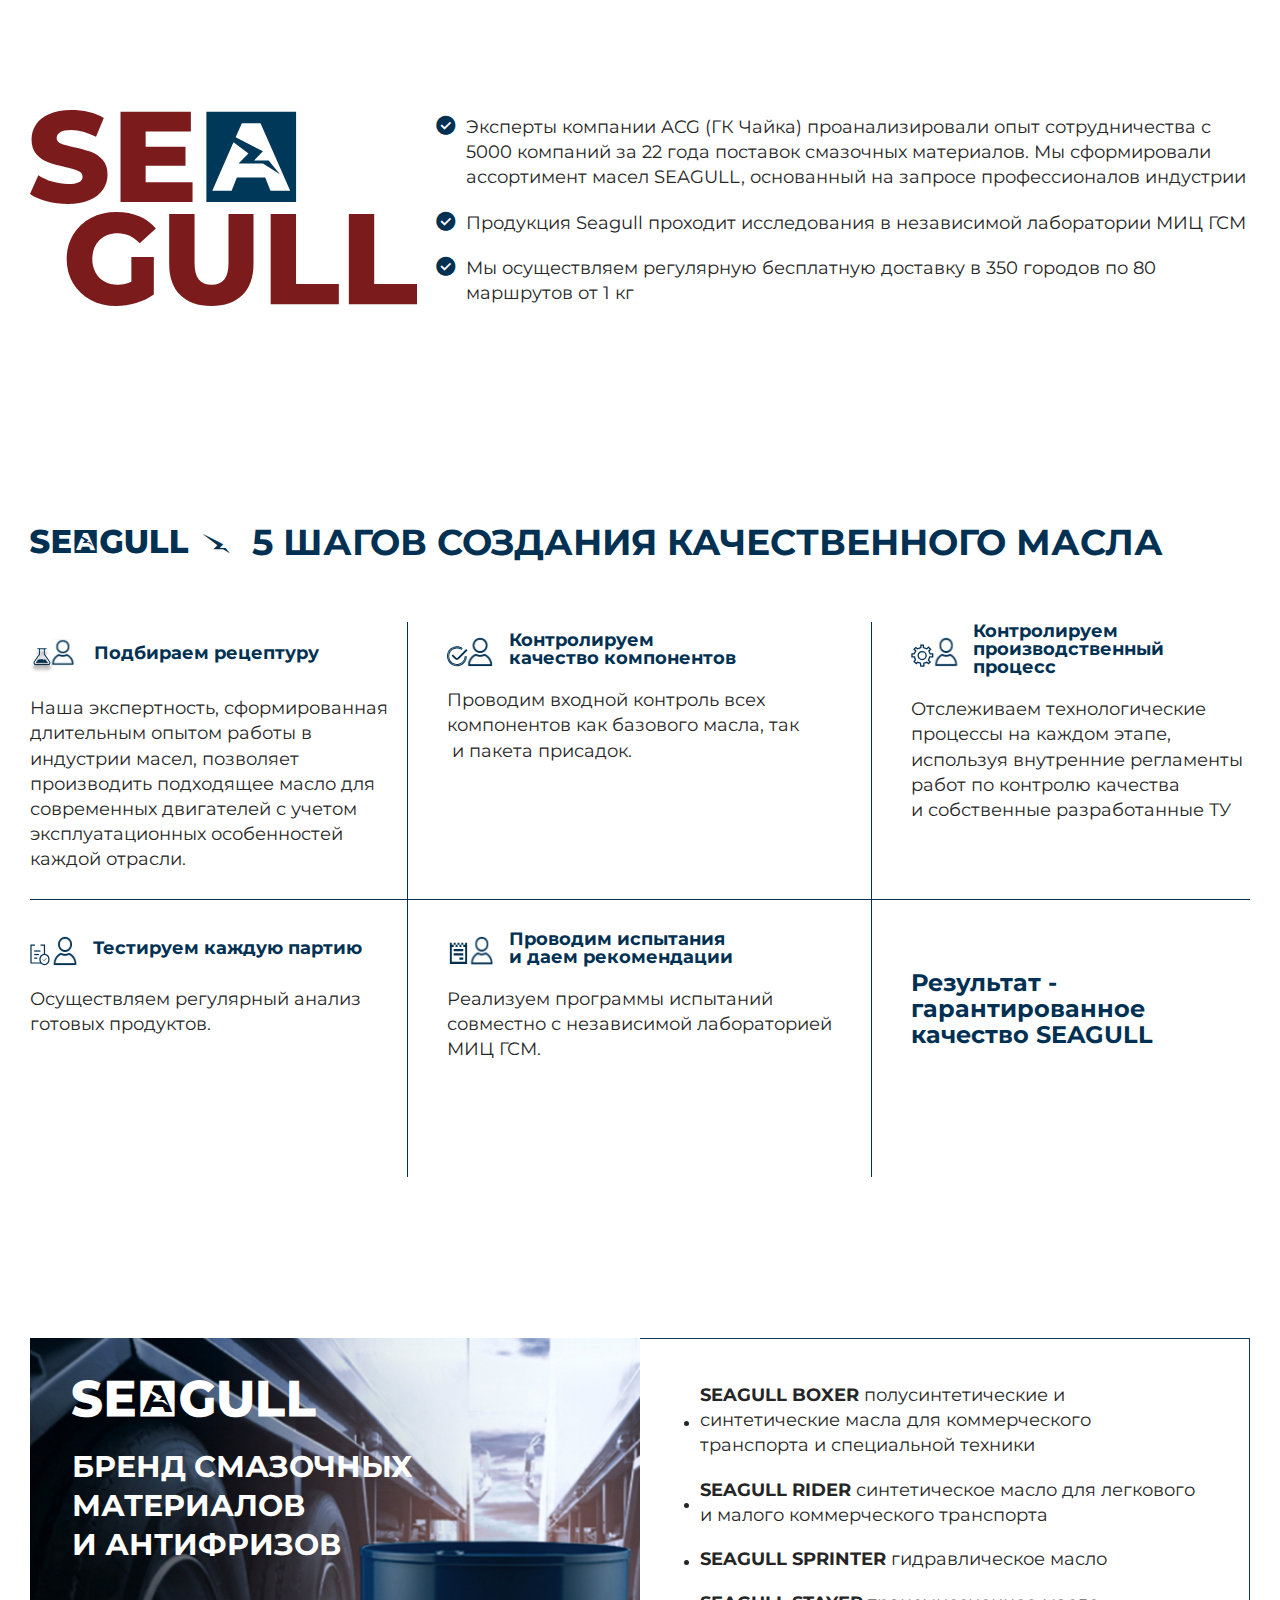
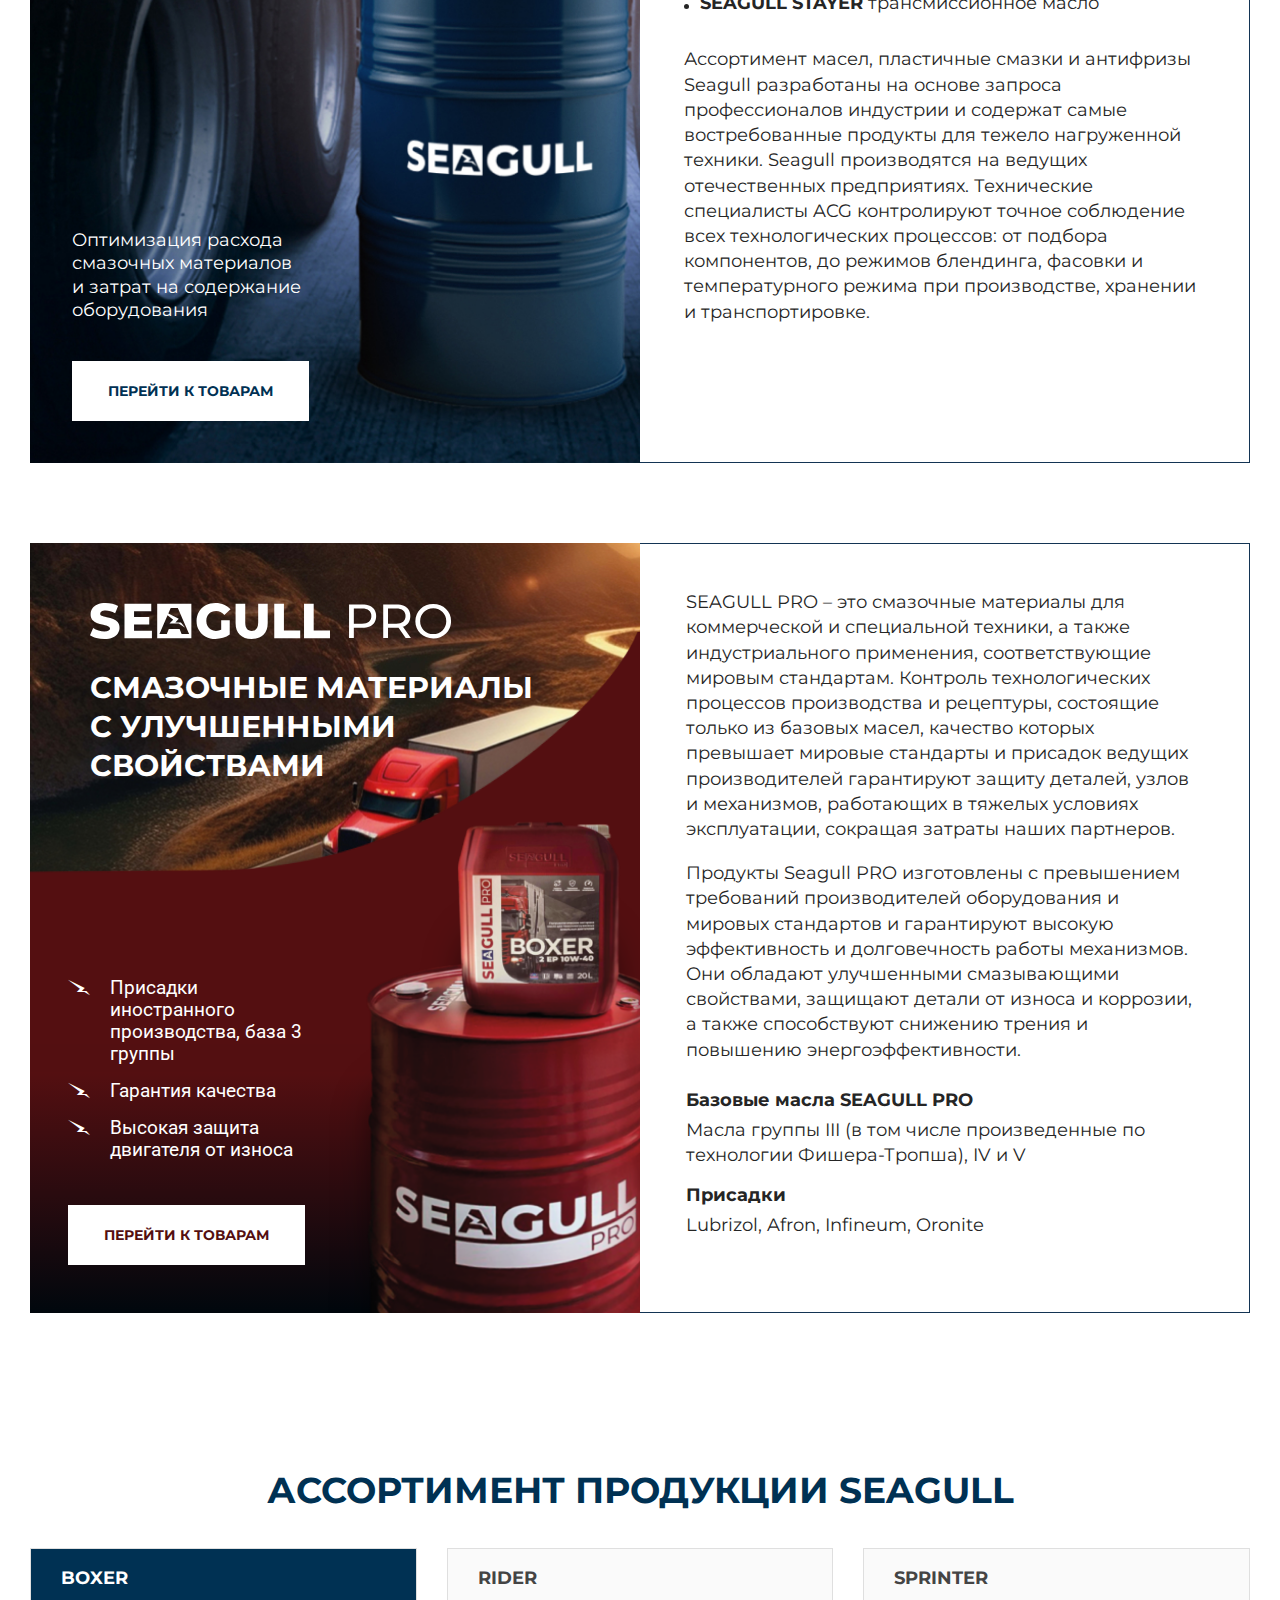
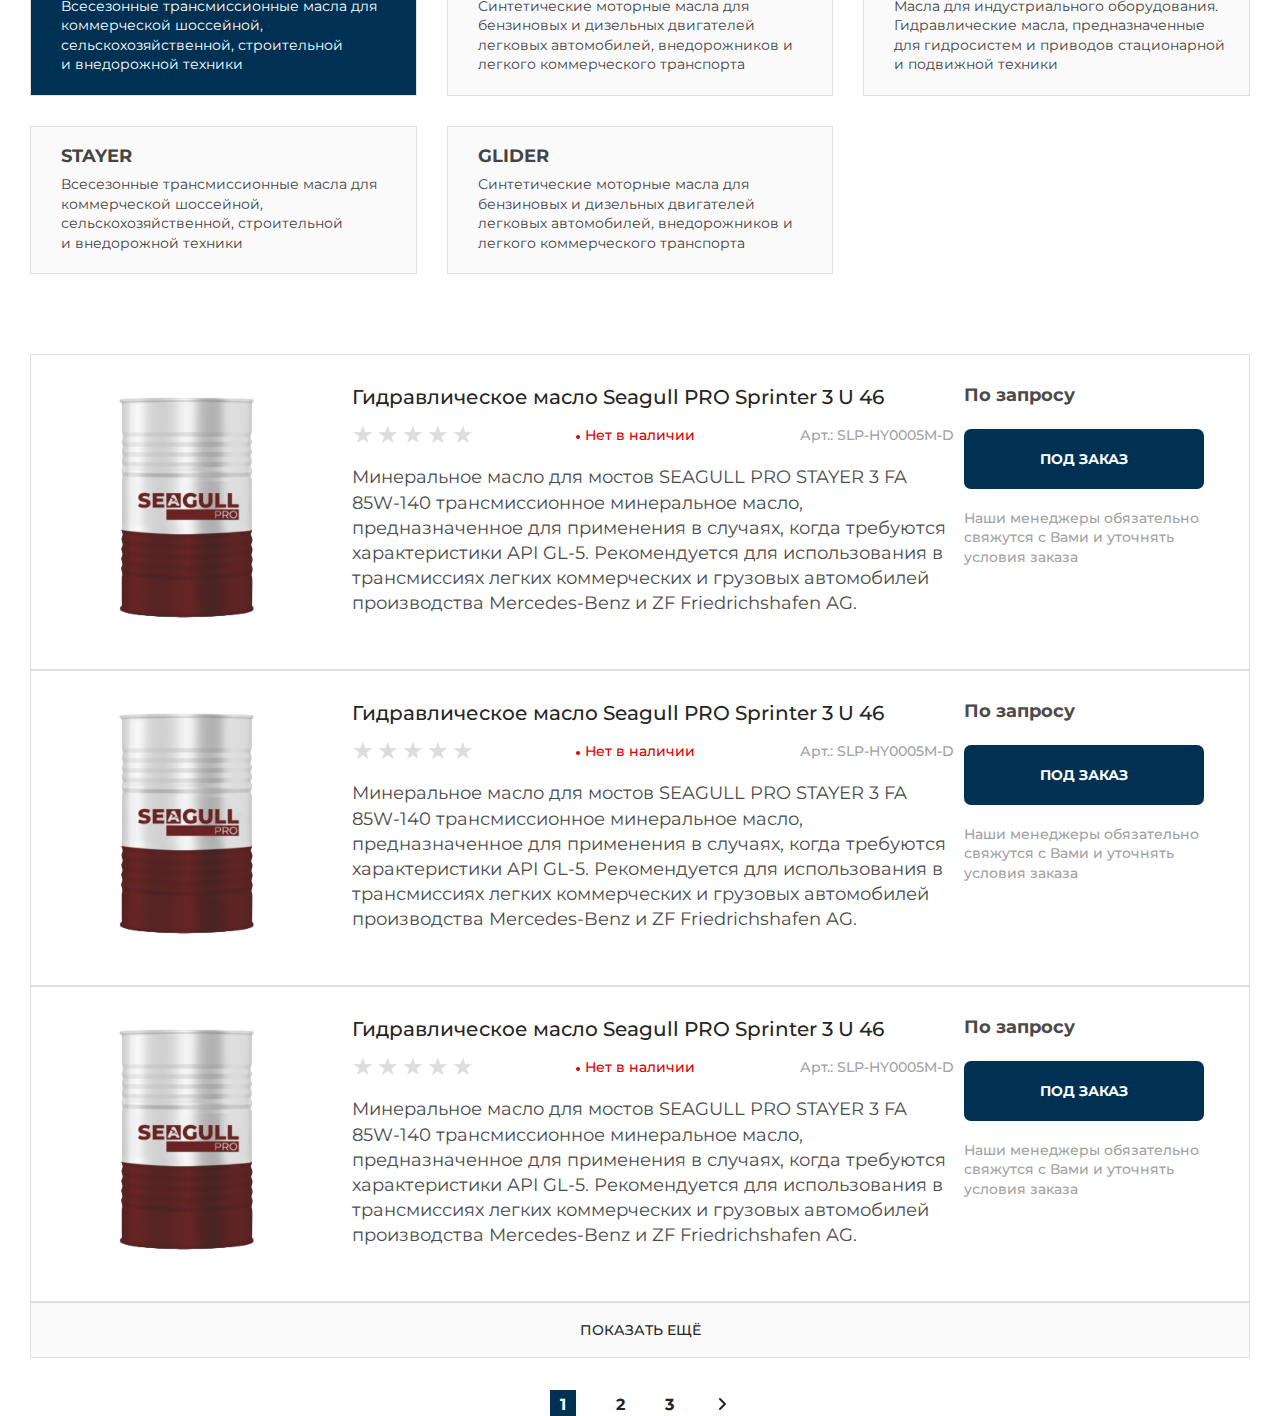
<file: index.html>
<!DOCTYPE html>
<html lang="ru">

<head>
    <meta charset="UTF-8">
    <meta name="viewport" content="width=device-width, initial-scale=1.0">
    <link rel="stylesheet" href="css/reset.css">
    <link rel="stylesheet" href="css/iconsFont.css">
    <link rel="stylesheet" href="css/style.css">
    <title>SEAGULL</title>
</head>

<body>
    <main class="page">
        <section class="page__seagull seagull">
            <div class="seagull__container">
                <div class="seagull__block">
                    <div class="seagull__picture">
                        <img src="images/logo.svg" alt="Логотип компании Seagull" class="seagull__image">
                    </div>
                    <ul class="seagull__links">
                        <li class="seagull__link">
                            <p class="seagull__item icon-checkmark">Эксперты компании ACG (ГК Чайка) проанализировали
                                опыт сотрудничества с 5000 компаний за 22 года поставок смазочных материалов. Мы
                                сформировали ассортимент масел SEAGULL, основанный на запросе профессионалов индустрии
                            </p>
                        </li>
                        <li class="seagull__link">
                            <p class="seagull__item icon-checkmark">Продукция Seagull проходит исследования в
                                независимой лаборатории МИЦ ГСМ</p>
                        </li>
                        <li class="seagull__link">
                            <p class="seagull__item icon-checkmark">Мы осуществляем регулярную бесплатную доставку в 350
                                городов по 80 маршрутов от 1 кг</p>
                        </li>
                    </ul>
                </div>
            </div>
        </section>
        <section class="page__step step">
            <div class="step__container">
                <div class="step__title">
                    <span class="step__title-logo icon-seagull__second"></span>
                    <h2 class="step__title-text icon-jackdaw">5 шагов создания качественного масла</h2>
                </div>
                <div class="step__list">
                    <div class="step__list-item step__list-item--bottom">
                        <div class="step__list-head">
                            <svg width="50" height="38" viewBox="0 0 57 38" fill="none" class="step__list-logo"
                                xmlns="http://www.w3.org/2000/svg" xmlns:xlink="http://www.w3.org/1999/xlink">
                                <g filter="url(#filter0_d_32_317)">
                                    <path fill-rule="evenodd" clip-rule="evenodd"
                                        d="M8.33475 10.208H18.9046V11.3278H8.33475V10.208Z" fill="#003153" />
                                </g>
                                <g filter="url(#filter1_d_32_317)">
                                    <path fill-rule="evenodd" clip-rule="evenodd"
                                        d="M16.8829 16.8202V10.7678H15.7632V17.177L21.4994 25.2651C22.3466 26.7022 22.1536 27.3667 21.9233 27.662C21.637 28.029 21.0289 28.2079 20.4638 28.2079V29.3277C21.1535 29.3277 22.2016 29.1259 22.8063 28.3506C23.4659 27.5049 23.3976 26.2701 22.4511 24.6745L22.4394 24.6549L16.8829 16.8202Z"
                                        fill="#003153" />
                                </g>
                                <g filter="url(#filter2_d_32_317)">
                                    <path fill-rule="evenodd" clip-rule="evenodd"
                                        d="M10.3549 16.8203V10.7678H11.4747V17.1769L5.74173 25.265C4.89497 26.7021 5.08789 27.3667 5.3181 27.6621C5.60413 28.029 6.21174 28.2079 6.77642 28.2079V29.3277C6.08704 29.3277 5.03928 29.1258 4.43492 28.3505C3.77577 27.5049 3.84398 26.2702 4.78992 24.6746L4.80156 24.655L10.3549 16.8203Z"
                                        fill="#003153" />
                                </g>
                                <g filter="url(#filter3_d_32_317)">
                                    <path fill-rule="evenodd" clip-rule="evenodd"
                                        d="M20.7017 29.3283L6.39725 29.3283V28.2085L20.7017 28.2085V29.3283Z"
                                        fill="#003153" />
                                </g>
                                <g filter="url(#filter4_d_32_317)">
                                    <path
                                        d="M7.1492 26.7948L8.7762 24.0519C9.05422 23.5832 9.55877 23.2958 10.1037 23.2958H11.3001C11.5307 23.0838 12.3379 22.6597 13.7215 22.6597C15.1052 22.6597 15.4511 23.932 15.4511 24.5682C15.5957 23.7701 16.0617 23.4587 16.5723 23.3887C17.437 23.2701 18.1255 24.0017 18.6024 24.7327L19.9479 26.7948H7.1492Z"
                                        fill="#003153" />
                                </g>
                                <g filter="url(#filter5_d_32_317)">
                                    <path fill-rule="evenodd" clip-rule="evenodd"
                                        d="M11.208 23.0385C11.5629 22.7706 12.4099 22.4023 13.7215 22.4023C14.5083 22.4023 15.0183 22.7714 15.3206 23.2347C15.4152 23.3797 15.4891 23.533 15.5458 23.686C15.593 23.625 15.6439 23.569 15.6983 23.5179C15.9438 23.2873 16.2415 23.1744 16.5374 23.1338C17.0575 23.0625 17.513 23.2506 17.8889 23.5376C18.2618 23.8223 18.572 24.2152 18.8178 24.592L20.4229 27.052H6.69751L8.55495 23.9206C8.8793 23.3738 9.46795 23.0385 10.1037 23.0385H11.208ZM13.7215 22.9168C12.3809 22.9168 11.6437 23.3293 11.4743 23.4851L11.4004 23.553H10.1037C9.6496 23.553 9.22913 23.7925 8.99746 24.1831L7.60089 26.5375H19.4729L18.387 24.8732C18.1559 24.5191 17.8834 24.1807 17.5767 23.9465C17.2729 23.7146 16.9518 23.5963 16.6073 23.6435C16.3925 23.6729 16.2019 23.7507 16.0506 23.8929C15.8999 24.0344 15.7687 24.258 15.7042 24.614L15.1938 24.5681C15.1938 24.2864 15.1153 23.8616 14.8897 23.5159C14.6732 23.184 14.3183 22.9168 13.7215 22.9168Z"
                                        fill="#003153" />
                                </g>
                                <mask id="mask0_32_317" style="mask-type:alpha" maskUnits="userSpaceOnUse" x="22" y="0"
                                    width="31" height="30">
                                    <path d="M22.3621 0H52.5616V30H22.3621V0Z" fill="url(#pattern0)" />
                                </mask>
                                <g mask="url(#mask0_32_317)">
                                    <g filter="url(#filter6_d_32_317)">
                                        <path d="M16.6394 -6.3147H52.2654V30.0134H16.6394V-6.3147Z" fill="#003153" />
                                    </g>
                                </g>
                                <defs>
                                    <filter id="filter0_d_32_317" x="4.33475" y="10.208" width="18.5698"
                                        height="9.11987" filterUnits="userSpaceOnUse"
                                        color-interpolation-filters="sRGB">
                                        <feFlood flood-opacity="0" result="BackgroundImageFix" />
                                        <feColorMatrix in="SourceAlpha" type="matrix"
                                            values="0 0 0 0 0 0 0 0 0 0 0 0 0 0 0 0 0 0 127 0" result="hardAlpha" />
                                        <feOffset dy="4" />
                                        <feGaussianBlur stdDeviation="2" />
                                        <feComposite in2="hardAlpha" operator="out" />
                                        <feColorMatrix type="matrix"
                                            values="0 0 0 0 0 0 0 0 0 0 0 0 0 0 0 0 0 0 0.25 0" />
                                        <feBlend mode="normal" in2="BackgroundImageFix"
                                            result="effect1_dropShadow_32_317" />
                                        <feBlend mode="normal" in="SourceGraphic" in2="effect1_dropShadow_32_317"
                                            result="shape" />
                                    </filter>
                                    <filter id="filter1_d_32_317" x="11.7632" y="10.7678" width="15.4783"
                                        height="26.5598" filterUnits="userSpaceOnUse"
                                        color-interpolation-filters="sRGB">
                                        <feFlood flood-opacity="0" result="BackgroundImageFix" />
                                        <feColorMatrix in="SourceAlpha" type="matrix"
                                            values="0 0 0 0 0 0 0 0 0 0 0 0 0 0 0 0 0 0 127 0" result="hardAlpha" />
                                        <feOffset dy="4" />
                                        <feGaussianBlur stdDeviation="2" />
                                        <feComposite in2="hardAlpha" operator="out" />
                                        <feColorMatrix type="matrix"
                                            values="0 0 0 0 0 0 0 0 0 0 0 0 0 0 0 0 0 0 0.25 0" />
                                        <feBlend mode="normal" in2="BackgroundImageFix"
                                            result="effect1_dropShadow_32_317" />
                                        <feBlend mode="normal" in="SourceGraphic" in2="effect1_dropShadow_32_317"
                                            result="shape" />
                                    </filter>
                                    <filter id="filter2_d_32_317" x="0" y="10.7678" width="15.4747" height="26.5598"
                                        filterUnits="userSpaceOnUse" color-interpolation-filters="sRGB">
                                        <feFlood flood-opacity="0" result="BackgroundImageFix" />
                                        <feColorMatrix in="SourceAlpha" type="matrix"
                                            values="0 0 0 0 0 0 0 0 0 0 0 0 0 0 0 0 0 0 127 0" result="hardAlpha" />
                                        <feOffset dy="4" />
                                        <feGaussianBlur stdDeviation="2" />
                                        <feComposite in2="hardAlpha" operator="out" />
                                        <feColorMatrix type="matrix"
                                            values="0 0 0 0 0 0 0 0 0 0 0 0 0 0 0 0 0 0 0.25 0" />
                                        <feBlend mode="normal" in2="BackgroundImageFix"
                                            result="effect1_dropShadow_32_317" />
                                        <feBlend mode="normal" in="SourceGraphic" in2="effect1_dropShadow_32_317"
                                            result="shape" />
                                    </filter>
                                    <filter id="filter3_d_32_317" x="2.39725" y="28.2085" width="22.3044"
                                        height="9.11987" filterUnits="userSpaceOnUse"
                                        color-interpolation-filters="sRGB">
                                        <feFlood flood-opacity="0" result="BackgroundImageFix" />
                                        <feColorMatrix in="SourceAlpha" type="matrix"
                                            values="0 0 0 0 0 0 0 0 0 0 0 0 0 0 0 0 0 0 127 0" result="hardAlpha" />
                                        <feOffset dy="4" />
                                        <feGaussianBlur stdDeviation="2" />
                                        <feComposite in2="hardAlpha" operator="out" />
                                        <feColorMatrix type="matrix"
                                            values="0 0 0 0 0 0 0 0 0 0 0 0 0 0 0 0 0 0 0.25 0" />
                                        <feBlend mode="normal" in2="BackgroundImageFix"
                                            result="effect1_dropShadow_32_317" />
                                        <feBlend mode="normal" in="SourceGraphic" in2="effect1_dropShadow_32_317"
                                            result="shape" />
                                    </filter>
                                    <filter id="filter4_d_32_317" x="3.1492" y="22.6597" width="20.7987"
                                        height="12.1353" filterUnits="userSpaceOnUse"
                                        color-interpolation-filters="sRGB">
                                        <feFlood flood-opacity="0" result="BackgroundImageFix" />
                                        <feColorMatrix in="SourceAlpha" type="matrix"
                                            values="0 0 0 0 0 0 0 0 0 0 0 0 0 0 0 0 0 0 127 0" result="hardAlpha" />
                                        <feOffset dy="4" />
                                        <feGaussianBlur stdDeviation="2" />
                                        <feComposite in2="hardAlpha" operator="out" />
                                        <feColorMatrix type="matrix"
                                            values="0 0 0 0 0 0 0 0 0 0 0 0 0 0 0 0 0 0 0.25 0" />
                                        <feBlend mode="normal" in2="BackgroundImageFix"
                                            result="effect1_dropShadow_32_317" />
                                        <feBlend mode="normal" in="SourceGraphic" in2="effect1_dropShadow_32_317"
                                            result="shape" />
                                    </filter>
                                    <filter id="filter5_d_32_317" x="2.69751" y="22.4023" width="21.7254"
                                        height="12.6497" filterUnits="userSpaceOnUse"
                                        color-interpolation-filters="sRGB">
                                        <feFlood flood-opacity="0" result="BackgroundImageFix" />
                                        <feColorMatrix in="SourceAlpha" type="matrix"
                                            values="0 0 0 0 0 0 0 0 0 0 0 0 0 0 0 0 0 0 127 0" result="hardAlpha" />
                                        <feOffset dy="4" />
                                        <feGaussianBlur stdDeviation="2" />
                                        <feComposite in2="hardAlpha" operator="out" />
                                        <feColorMatrix type="matrix"
                                            values="0 0 0 0 0 0 0 0 0 0 0 0 0 0 0 0 0 0 0.25 0" />
                                        <feBlend mode="normal" in2="BackgroundImageFix"
                                            result="effect1_dropShadow_32_317" />
                                        <feBlend mode="normal" in="SourceGraphic" in2="effect1_dropShadow_32_317"
                                            result="shape" />
                                    </filter>
                                    <pattern id="pattern0" patternContentUnits="objectBoundingBox" width="1" height="1">
                                        <use xlink:href="#image0_32_317"
                                            transform="matrix(0.00195312 0 0 0.00196611 0 -0.00332451)" />
                                    </pattern>
                                    <filter id="filter6_d_32_317" x="12.6394" y="-6.3147" width="43.6259"
                                        height="44.3281" filterUnits="userSpaceOnUse"
                                        color-interpolation-filters="sRGB">
                                        <feFlood flood-opacity="0" result="BackgroundImageFix" />
                                        <feColorMatrix in="SourceAlpha" type="matrix"
                                            values="0 0 0 0 0 0 0 0 0 0 0 0 0 0 0 0 0 0 127 0" result="hardAlpha" />
                                        <feOffset dy="4" />
                                        <feGaussianBlur stdDeviation="2" />
                                        <feComposite in2="hardAlpha" operator="out" />
                                        <feColorMatrix type="matrix"
                                            values="0 0 0 0 0 0 0 0 0 0 0 0 0 0 0 0 0 0 0.25 0" />
                                        <feBlend mode="normal" in2="BackgroundImageFix"
                                            result="effect1_dropShadow_32_317" />
                                        <feBlend mode="normal" in="SourceGraphic" in2="effect1_dropShadow_32_317"
                                            result="shape" />
                                    </filter>
                                    <image id="image0_32_317" width="512" height="512"
                                        xlink:href="[data-uri]" />
                                </defs>
                            </svg>
                            <p class="step__list-text">Подбираем рецептуру</p>
                        </div>
                        <p class="step__list-description">Наша экспертность, сформированная длительным опытом работы в
                            индустрии масел, позволяет производить подходящее масло для современных двигателей с учетом
                            эксплуатационных особенностей каждой отрасли.</p>
                    </div>
                    <div class="step__list-item step__list-item--bottom">
                        <div class="step__list-head">
                            <svg width="48" height="30" viewBox="0 0 48 30" fill="none" class="step__list-logo"
                                xmlns="http://www.w3.org/2000/svg" xmlns:xlink="http://www.w3.org/1999/xlink">
                                <mask id="mask0_32_304" style="mask-type:alpha" maskUnits="userSpaceOnUse" x="18" y="0"
                                    width="31" height="30">
                                    <rect x="18.2812" width="29.7193" height="30" fill="url(#pattern0)" />
                                </mask>
                                <g mask="url(#mask0_32_304)">
                                    <rect x="12.6484" y="-6.31641" width="35.0595" height="36.3281" fill="#003153" />
                                </g>
                                <path
                                    d="M5.24414 18.0503L8.59202 21.4298C9.31526 22.1599 10.4951 22.1599 11.2184 21.4298L19.81 12.7571"
                                    stroke="#003153" stroke-width="1.84846" />
                                <mask id="path-4-inside-1_32_304" fill="white">
                                    <path
                                        d="M19.8095 19.2266C19.8095 21.4724 19.0605 23.6528 17.6831 25.4165C16.3058 27.1801 14.3803 28.4243 12.217 28.9486C10.0537 29.4729 7.77847 29.2467 5.75803 28.3065C3.7376 27.3662 2.08959 25.7667 1.07955 23.7657C0.069518 21.7647 -0.243719 19.4787 0.190317 17.276C0.624353 15.0733 1.78038 13.0823 3.47213 11.6238C5.16388 10.1653 7.29282 9.32415 9.5159 9.23598C11.739 9.14781 13.9267 9.81772 15.7266 11.1378L14.4458 12.9173C13.0419 11.8877 11.3354 11.3651 9.60145 11.4339C7.86744 11.5027 6.20687 12.1588 4.88731 13.2964C3.56775 14.4341 2.66604 15.9871 2.32749 17.7051C1.98895 19.4232 2.23327 21.2063 3.0211 22.7671C3.80893 24.3279 5.09438 25.5755 6.67031 26.3089C8.24625 27.0423 10.0209 27.2187 11.7083 26.8098C13.3957 26.4008 14.8975 25.4303 15.9719 24.0547C17.0462 22.679 17.6305 20.9783 17.6305 19.2266H19.8095Z" />
                                </mask>
                                <path
                                    d="M19.8095 19.2266C19.8095 21.4724 19.0605 23.6528 17.6831 25.4165C16.3058 27.1801 14.3803 28.4243 12.217 28.9486C10.0537 29.4729 7.77847 29.2467 5.75803 28.3065C3.7376 27.3662 2.08959 25.7667 1.07955 23.7657C0.069518 21.7647 -0.243719 19.4787 0.190317 17.276C0.624353 15.0733 1.78038 13.0823 3.47213 11.6238C5.16388 10.1653 7.29282 9.32415 9.5159 9.23598C11.739 9.14781 13.9267 9.81772 15.7266 11.1378L14.4458 12.9173C13.0419 11.8877 11.3354 11.3651 9.60145 11.4339C7.86744 11.5027 6.20687 12.1588 4.88731 13.2964C3.56775 14.4341 2.66604 15.9871 2.32749 17.7051C1.98895 19.4232 2.23327 21.2063 3.0211 22.7671C3.80893 24.3279 5.09438 25.5755 6.67031 26.3089C8.24625 27.0423 10.0209 27.2187 11.7083 26.8098C13.3957 26.4008 14.8975 25.4303 15.9719 24.0547C17.0462 22.679 17.6305 20.9783 17.6305 19.2266H19.8095Z"
                                    stroke="#003153" stroke-width="1.84846" mask="url(#path-4-inside-1_32_304)" />
                                <defs>
                                    <pattern id="pattern0" patternContentUnits="objectBoundingBox" width="1" height="1">
                                        <use xlink:href="#image0_32_304"
                                            transform="matrix(0.00197157 0 0 0.00195312 -0.00472227 0)" />
                                    </pattern>
                                    <image id="image0_32_304" width="512" height="512"
                                        xlink:href="[data-uri]" />
                                </defs>
                            </svg>
                            <p class="step__list-text">Контролируем <br> качество компонентов</p>
                        </div>
                        <p class="step__list-description">Проводим входной контроль всех компонентов как базового масла,
                            так  и пакета присадок.</p>
                    </div>
                    <div class="step__list-item step__list-item--bottom">
                        <div class="step__list-head">
                            <svg width="49" height="30" viewBox="0 0 49 30" fill="none" class="step__list-logo"
                                xmlns="http://www.w3.org/2000/svg" xmlns:xlink="http://www.w3.org/1999/xlink">
                                <mask id="mask0_32_292" style="mask-type:alpha" maskUnits="userSpaceOnUse" x="21" y="0"
                                    width="28" height="31">
                                    <rect x="21.8672" y="0.000244141" width="27.1324" height="30"
                                        fill="url(#pattern0)" />
                                </mask>
                                <g mask="url(#mask0_32_292)">
                                    <rect x="16.7246" y="-6.31519" width="32.0078" height="36.3281" fill="#003153" />
                                </g>
                                <path
                                    d="M6.53629 11.8208L9.94324 10.5472V8H12.4985V10.5472L15.9054 11.8208L17.6089 10.1227L19.7382 12.2453L18.0347 13.9435L19.3123 16.9152H21.8676V19.887H18.8865L17.6089 23.2832L19.3123 24.9814L17.6089 26.6795L15.9054 25.4059L12.9243 26.255V29.2267H9.94324L9.51737 26.255L6.53629 25.4059L5.25869 26.6795L3.12934 24.5568L4.40695 22.8587L3.55521 19.887H1V16.9152H3.12934L4.83282 13.9435L3.12934 12.2453L4.83282 10.5472L6.53629 11.8208Z"
                                    stroke="#003153" stroke-width="1.33986" />
                                <path
                                    d="M15.2363 18.6123C15.2363 20.8194 13.4409 22.6122 11.2217 22.6122C9.00246 22.6122 7.20704 20.8194 7.20704 18.6123C7.20704 16.4051 9.00246 14.6123 11.2217 14.6123C13.4409 14.6123 15.2363 16.4051 15.2363 18.6123Z"
                                    stroke="#003153" stroke-width="1.33986" />
                                <defs>
                                    <pattern id="pattern0" patternContentUnits="objectBoundingBox" width="1" height="1">
                                        <use xlink:href="#image0_32_292"
                                            transform="matrix(0.00215955 0 0 0.00195312 -0.0528439 0)" />
                                    </pattern>
                                    <image id="image0_32_292" width="512" height="512"
                                        xlink:href="[data-uri]" />
                                </defs>
                            </svg>
                            <p class="step__list-text">Контролируем <br> производственный процесс</p>
                        </div>
                        <p class="step__list-description">Отслеживаем технологические процессы на каждом этапе,
                            используя внутренние регламенты работ по контролю качества и собственные разработанные ТУ
                        </p>
                    </div>
                    <div class="step__list-item step__list-item--last">
                        <div class="step__list-head">
                            <svg width="49" height="30" viewBox="0 0 49 30" fill="none" class="step__list-logo"
                                xmlns="http://www.w3.org/2000/svg" xmlns:xlink="http://www.w3.org/1999/xlink">
                                <mask id="mask0_32_276" style="mask-type:alpha" maskUnits="userSpaceOnUse" x="21" y="0"
                                    width="28" height="30">
                                    <rect x="21.0566" width="27.9423" height="30" fill="url(#pattern0)" />
                                </mask>
                                <g mask="url(#mask0_32_276)">
                                    <rect x="15.7617" y="-6.31616" width="32.9632" height="36.3281" fill="#003153" />
                                </g>
                                <path
                                    d="M19.0093 23.4482C19.0093 26.3666 16.9143 28.6088 14.4739 28.6088C12.0335 28.6088 9.93842 26.3666 9.93842 23.4482C9.93842 20.5298 12.0335 18.2875 14.4739 18.2875C16.9143 18.2875 19.0093 20.5298 19.0093 23.4482Z"
                                    stroke="#003153" stroke-width="1.23231" />
                                <path d="M11.3032 27.0035H10.9069H10.5107H1V9.22876H2.58511H4.96277" stroke="#003153"
                                    stroke-width="1.23231" />
                                <path d="M14.4745 18.5605V18.1161V17.6718V9.67313V9.22876H12.8894H10.5117"
                                    stroke="#003153" stroke-width="1.23231" />
                                <path d="M4.16992 15.0054L10.5104 15.0054" stroke="#003153" stroke-width="1.23231" />
                                <path d="M4.16992 18.561L8.92525 18.561" stroke="#003153" stroke-width="1.23231" />
                                <path d="M4.16992 22.1155L7.34014 22.1155" stroke="#003153" stroke-width="1.23231" />
                                <path d="M12.8887 23.4486L13.7803 24.4484L14.0775 24.7817L16.4552 22.1155"
                                    stroke="#003153" stroke-width="0.616153" />
                                <defs>
                                    <pattern id="pattern0" patternContentUnits="objectBoundingBox" width="1" height="1">
                                        <use xlink:href="#image0_32_276"
                                            transform="matrix(0.00209696 0 0 0.00195312 -0.0368209 0)" />
                                    </pattern>
                                    <image id="image0_32_276" width="512" height="512"
                                        xlink:href="[data-uri]" />
                                </defs>
                            </svg>
                            <p class="step__list-text">Тестируем каждую партию</p>
                        </div>
                        <p class="step__list-description">Осуществляем регулярный анализ готовых продуктов.</p>
                    </div>
                    <div class="step__list-item step__list-item--last">
                        <div class="step__list-head">
                            <svg width="48" height="30" viewBox="0 0 48 30" fill="none" class="step__list-logo"
                                xmlns="http://www.w3.org/2000/svg" xmlns:xlink="http://www.w3.org/1999/xlink">
                                <mask id="mask0_32_264" style="mask-type:alpha" maskUnits="userSpaceOnUse" x="21" y="0"
                                    width="27" height="30">
                                    <rect x="21.6309" width="26.3682" height="29.2548" fill="url(#pattern0)" />
                                </mask>
                                <g mask="url(#mask0_32_264)">
                                    <rect x="16.6348" y="-6.15918" width="31.1063" height="35.4258" fill="#003153" />
                                </g>
                                <path
                                    d="M2.87299 6.62524H4.7883V8.75023H6.70361V10.8752H4.7883V25.7501H18.1955V10.8752H16.2802V8.75023H18.1955V6.62524H20.1108V27.8751H2.87299V6.62524ZM14.3649 8.75023V6.62524H16.2802V8.75023H14.3649ZM12.4496 8.75023H14.3649V10.8752H12.4496V8.75023ZM10.5342 8.75023V6.62524H12.4496V8.75023H10.5342ZM8.61893 8.75023H10.5342V10.8752H8.61893V8.75023ZM8.61893 8.75023V6.62524H6.70361V8.75023H8.61893ZM16.2802 13.0002H6.70361V15.1252H16.2802V13.0002ZM6.70361 17.2502H16.2802V19.3752H6.70361V17.2502ZM16.2802 23.6252V21.5002H12.4496V23.6252H16.2802Z"
                                    fill="#003153" />
                                <defs>
                                    <pattern id="pattern0" patternContentUnits="objectBoundingBox" width="1" height="1">
                                        <use xlink:href="#image0_32_264"
                                            transform="matrix(0.00216694 0 0 0.00195312 -0.0547366 0)" />
                                    </pattern>
                                    <image id="image0_32_264" width="512" height="512"
                                        xlink:href="[data-uri]" />
                                </defs>
                            </svg>
                            <p class="step__list-text">Проводим испытания <br> и даем рекомендации</p>
                        </div>
                        <p class="step__list-description">Реализуем программы испытаний совместно с независимой
                            лабораторией МИЦ ГСМ.</p>
                    </div>
                    <div class="step__list-item step__list-item--last">
                        <p class="step__list-result">Результат - гарантированное качество SEAGULL</p>
                    </div>
                </div>
            </div>
        </section>
        <section class="page__material material">
            <div class="material__container">
                <div class="material__block">
                    <div class="material__picture">
                        <img src="images/barrel.jpg" alt="Seagull keg" class="material__picture-img">
                        <p class="material__picture-logo icon-seagull__second"></p>
                        <h2 class="material__picture-title">Бренд смазочных материалов<br>и антифризов</h2>
                        <p class="material__picture-text">Оптимизация расхода смазочных материалов и затрат на
                            содержание оборудования</p>
                        <a href="#" class="material__picture-go">Перейти к товарам</a>
                    </div>
                    <div class="material__description">
                        <ul class="material__description-links">
                            <li class="material__description-link">
                                <p class="material__description-text"><span class="bold">SEAGULL BOXER</span>
                                    полусинтетические и синтетические
                                    масла для коммерческого транспорта и специальной техники</p>
                            </li>
                            <li class="material__description-link">
                                <p class="material__description-text"><span class="bold">SEAGULL RIDER</span>
                                    синтетическое масло для легкового и малого коммерческого транспорта</p>
                            </li>
                            <li class="material__description-link">
                                <p class="material__description-text"><span class="bold">SEAGULL SPRINTER</span>
                                    гидравлическое масло</p>
                            </li>
                            <li class="material__description-link">
                                <p class="material__description-text"><span class="bold">SEAGULL STAYER</span>
                                    трансмиссионное масло</p>
                            </li>
                        </ul>
                        <p class="material__description-paragraph">
                            Ассортимент масел, пластичные смазки и антифризы Seagull разработаны на основе запроса
                            профессионалов индустрии и содержат самые востребованные продукты для тежело нагруженной
                            техники. Seagull производятся на ведущих отечественных предприятиях. Технические специалисты
                            ACG контролируют точное соблюдение всех технологических процессов: от подбора компонентов,
                            до режимов блендинга, фасовки и температурного режима при производстве, хранении
                            и транспортировке.
                        </p>
                    </div>
                </div>
            </div>
        </section>
        <section class="page__properties properties">
            <div class="properties__container">
                <div class="properties__block">
                    <div class="properties__picture">
                        <div class="properties__picture-head">
                            <img src="images/car.jpg" alt="Car" class="properties__picture-img">
                            <svg width="374" height="52" viewBox="0 0 374 52" fill="none"
                                class="properties__picture-title" xmlns="http://www.w3.org/2000/svg">
                                <path
                                    d="M131.185 25.2575H139.729V39.5981C137.781 41.0194 135.53 42.1014 132.996 42.8651C130.463 43.6182 127.918 44 125.384 44C121.804 44 118.579 43.2363 115.72 41.6983C112.851 40.1603 110.611 38.0283 108.977 35.2917C107.355 32.5551 106.538 29.4579 106.538 25.9894C106.538 22.5315 107.355 19.4237 108.977 16.6871C110.6 13.9505 112.862 11.8185 115.762 10.2805C118.662 8.7637 121.929 8 125.573 8C128.766 8 131.625 8.54095 134.169 9.63347C136.703 10.726 138.818 12.2852 140.514 14.3324L134.368 19.9646C132.054 17.3978 129.29 16.1037 126.065 16.1037C123.133 16.1037 120.777 17.0053 118.987 18.7979C117.197 20.5905 116.307 22.9982 116.307 25.9894C116.307 27.8986 116.715 29.6064 117.532 31.1126C118.348 32.6081 119.49 33.7855 120.945 34.6235C122.411 35.4614 124.086 35.8857 125.971 35.8857C127.824 35.8857 129.573 35.5038 131.195 34.7507V25.2575H131.185Z"
                                    fill="white" />
                                <path
                                    d="M149.808 39.7996C146.991 36.9994 145.588 33.0218 145.588 27.8774V8.68945H155.252V27.5804C155.252 33.1173 157.419 35.8857 161.744 35.8857C166.037 35.8857 168.183 33.1173 168.183 27.5804V8.68945H177.7V27.8774C177.7 33.0218 176.287 36.9888 173.481 39.7996C170.664 42.5999 166.717 44 161.639 44C156.561 44 152.614 42.5999 149.797 39.7996"
                                    fill="white" />
                                <path d="M184.26 8.68945H193.924V35.5463H210.226V43.3106H184.26V8.68945Z"
                                    fill="white" />
                                <path d="M214.03 8.68945H223.694V35.5463H239.996V43.3106H214.03V8.68945Z"
                                    fill="white" />
                                <path
                                    d="M6.34501 42.9711C3.7379 42.2817 1.6229 41.3589 0 40.2027L3.17251 32.9794C4.70117 33.9976 6.47065 34.825 8.49143 35.4508C10.5122 36.0766 12.4911 36.3948 14.449 36.3948C18.1555 36.3948 20.0192 35.4508 20.0192 33.5734C20.0192 32.5869 19.4853 31.855 18.4278 31.3777C17.3703 30.9004 15.6741 30.4019 13.3287 29.8715C10.753 29.3094 8.6066 28.7048 6.88947 28.0684C5.16187 27.4213 3.68555 26.3925 2.45005 24.9817C1.21456 23.5604 0.596808 21.6511 0.596808 19.2434C0.596808 17.1326 1.16221 15.2339 2.30347 13.5368C3.44473 11.8397 5.14092 10.4926 7.40251 9.50619C9.65363 8.49853 12.4283 8 15.7159 8C17.9566 8 20.1763 8.25457 22.3541 8.7637C24.5319 9.27283 26.4585 10.0259 28.1128 11.0124L25.1392 18.2781C21.883 16.4962 18.7314 15.6052 15.6636 15.6052C13.7475 15.6052 12.3445 15.8916 11.465 16.475C10.5855 17.0477 10.1457 17.8008 10.1457 18.7236C10.1457 19.6464 10.6693 20.3359 11.7058 20.8026C12.7528 21.2693 14.4281 21.7466 16.7316 22.2345C19.3387 22.7967 21.4956 23.4013 23.2022 24.0377C24.9089 24.6847 26.3957 25.703 27.6416 27.1031C28.8981 28.5032 29.5263 30.4125 29.5263 32.8097C29.5263 34.8886 28.9504 36.7661 27.8196 38.4526C26.6784 40.1391 24.9717 41.4755 22.6892 42.4832C20.4066 43.4909 17.6425 43.9894 14.3862 43.9894C11.622 43.9894 8.93118 43.6394 6.33454 42.9499"
                                    fill="white" />
                                <path
                                    d="M61.9224 35.7479V43.3213H34.4901V8.7002H61.2837V16.263H44.0495V22.0968H59.242V29.4262H44.0495V35.7479H61.9224Z"
                                    fill="white" />
                                <path
                                    d="M91.6166 38.9406L89.6063 33.9129H78.8114L76.8011 38.9406H69.43L77 21.5664L77.534 20.3466L83.2194 24.7273L79.4396 28.5564H88.7477L95.2079 32.6401L90.9151 27.4215H85.3553L88.7477 23.8575L78.3402 18.5116L80.7065 13.0915H87.8159L91.0931 20.5906L92.2343 23.1999L99.1238 38.9512H91.6061L91.6166 38.9406ZM67.1998 43.3213H101.375V8.7002H67.1998V43.3213Z"
                                    fill="white" />
                                <path
                                    d="M259.04 43V9.4H272.144C275.088 9.4 277.6 9.864 279.68 10.792C281.76 11.72 283.36 13.064 284.48 14.824C285.6 16.584 286.16 18.68 286.16 21.112C286.16 23.544 285.6 25.64 284.48 27.4C283.36 29.128 281.76 30.472 279.68 31.432C277.6 32.36 275.088 32.824 272.144 32.824H261.68L263.84 30.568V43H259.04ZM263.84 31.048L261.68 28.648H272C275.072 28.648 277.392 27.992 278.96 26.68C280.56 25.368 281.36 23.512 281.36 21.112C281.36 18.712 280.56 16.856 278.96 15.544C277.392 14.232 275.072 13.576 272 13.576H261.68L263.84 11.176V31.048ZM293.212 43V9.4H306.316C309.26 9.4 311.772 9.864 313.852 10.792C315.932 11.72 317.532 13.064 318.652 14.824C319.772 16.584 320.332 18.68 320.332 21.112C320.332 23.544 319.772 25.64 318.652 27.4C317.532 29.128 315.932 30.456 313.852 31.384C311.772 32.312 309.26 32.776 306.316 32.776H295.852L298.012 30.568V43H293.212ZM315.676 43L307.132 30.808H312.268L320.908 43H315.676ZM298.012 31.048L295.852 28.696H306.172C309.244 28.696 311.564 28.04 313.132 26.728C314.732 25.384 315.532 23.512 315.532 21.112C315.532 18.712 314.732 16.856 313.132 15.544C311.564 14.232 309.244 13.576 306.172 13.576H295.852L298.012 11.176V31.048ZM343.255 43.384C340.695 43.384 338.311 42.952 336.103 42.088C333.927 41.224 332.039 40.024 330.439 38.488C328.839 36.92 327.591 35.096 326.695 33.016C325.799 30.936 325.351 28.664 325.351 26.2C325.351 23.736 325.799 21.464 326.695 19.384C327.591 17.304 328.839 15.496 330.439 13.96C332.039 12.392 333.927 11.176 336.103 10.312C338.279 9.448 340.663 9.016 343.255 9.016C345.815 9.016 348.167 9.448 350.311 10.312C352.487 11.144 354.375 12.344 355.975 13.912C357.607 15.448 358.855 17.256 359.719 19.336C360.615 21.416 361.063 23.704 361.063 26.2C361.063 28.696 360.615 30.984 359.719 33.064C358.855 35.144 357.607 36.968 355.975 38.536C354.375 40.072 352.487 41.272 350.311 42.136C348.167 42.968 345.815 43.384 343.255 43.384ZM343.255 39.112C345.111 39.112 346.823 38.792 348.391 38.152C349.991 37.512 351.367 36.616 352.519 35.464C353.703 34.28 354.615 32.904 355.255 31.336C355.927 29.768 356.263 28.056 356.263 26.2C356.263 24.344 355.927 22.632 355.255 21.064C354.615 19.496 353.703 18.136 352.519 16.984C351.367 15.8 349.991 14.888 348.391 14.248C346.823 13.608 345.111 13.288 343.255 13.288C341.367 13.288 339.623 13.608 338.023 14.248C336.455 14.888 335.079 15.8 333.895 16.984C332.711 18.136 331.783 19.496 331.111 21.064C330.471 22.632 330.151 24.344 330.151 26.2C330.151 28.056 330.471 29.768 331.111 31.336C331.783 32.904 332.711 34.28 333.895 35.464C335.079 36.616 336.455 37.512 338.023 38.152C339.623 38.792 341.367 39.112 343.255 39.112Z"
                                    fill="white" />
                            </svg>
                            <h2 class="properties__picture-subtitle">Смазочные материалы с улучшенными свойствами</h2>
                            <img src="images/background.png" alt="Car" class="properties__picture-backgr">
                        </div>
                        <div class="properties__picture-body">
                            <ul class="properties__picture-links">
                                <li class="properties__picture-link">
                                    <p class="properties__picture-text icon-jackdaw">Присадки иностранного производства,
                                        база 3
                                        группы</p>
                                </li>
                                <li class="properties__picture-link">
                                    <p class="properties__picture-text icon-jackdaw">Гарантия качества</p>
                                </li>
                                <li class="properties__picture-link">
                                    <p class="properties__picture-text icon-jackdaw">Высокая защита двигателя от износа
                                    </p>
                                </li>
                                <li class="properties__picture-link">
                                    <a href="#" class="properties__picture-go">Перейти к товарам</a>
                                </li>
                            </ul>
                            <img src="images/seagull.png" alt="Barrel Seagull Pro" class="properties__picture-image">

                        </div>
                    </div>
                    <div class="properties__description">
                        <p class="properties__description-text">SEAGULL PRO – это смазочные материалы для коммерческой
                            и специальной техники, а также индустриального применения, соответствующие мировым
                            стандартам. Контроль технологических процессов производства и рецептуры, состоящие только из
                            базовых масел, качество которых превышает мировые стандарты и присадок ведущих
                            производителей гарантируют защиту деталей, узлов и механизмов, работающих в тяжелых условиях
                            эксплуатации, сокращая затраты наших партнеров.</p>
                        <p class="properties__description-text">Продукты Seagull PRO изготовлены с превышением
                            требований производителей оборудования и мировых стандартов и гарантируют высокую
                            эффективность и долговечность работы механизмов. Они обладают улучшенными смазывающими
                            свойствами, защищают детали от износа и коррозии, а также способствуют снижению трения и
                            повышению энергоэффективности.</p>
                        <p class="properties__description-base">Базовые масла SEAGULL PRO</p>
                        <p class="properties__description-paragraph">Масла группы III (в том числе произведенные по
                            технологии Фишера-Тропша), IV и V</p>
                        <p class="properties__description-additives">Присадки</p>
                        <p class="properties__description-names">Lubrizol, Afron, Infineum, Oronite</p>
                    </div>
                </div>
            </div>
        </section>
        <section class="page__assortment assortment">
            <div class="assortment__container">
                <h2 class="assortment__title">Ассортимент продукции Seagull</h2>
                <div class="assortment__filters">
                    <div class="assortment__filters-item">
                        <h3 class="assortment__filters-title">Boxer</h3>
                        <p class="assortment__filters-description">Всесезонные трансмиссионные масла для коммерческой
                            шоссейной, сельскохозяйственной, строительной и внедорожной техники</p>
                    </div>
                    <div class="assortment__filters-item">
                        <h3 class="assortment__filters-title">Rider</h3>
                        <p class="assortment__filters-description">Синтетические моторные масла для бензиновых
                            и дизельных двигателей легковых автомобилей, внедорожников и легкого коммерческого
                            транспорта</p>
                    </div>
                    <div class="assortment__filters-item">
                        <h3 class="assortment__filters-title">Sprinter</h3>
                        <p class="assortment__filters-description">Масла для индустриального оборудования.
                            Гидравлические масла, предназначенные для гидросистем и приводов стационарной и подвижной
                            техники</p>
                    </div>
                    <div class="assortment__filters-item">
                        <h3 class="assortment__filters-title">Stayer</h3>
                        <p class="assortment__filters-description">Всесезонные трансмиссионные масла для коммерческой
                            шоссейной, сельскохозяйственной, строительной и внедорожной техники</p>
                    </div>
                    <div class="assortment__filters-item">
                        <h3 class="assortment__filters-title">Glider</h3>
                        <p class="assortment__filters-description">Синтетические моторные масла для бензиновых
                            и дизельных двигателей легковых автомобилей, внедорожников и легкого коммерческого
                            транспорта</p>
                    </div>
                </div>
                <div class="assortment__list">
                    <article class="assortment__list-card card-list">
                        <div class="card-list__picture"><img src="images/keg.png" alt="" class="card-list__image">
                        </div>
                        <div class="card-list__main">
                            <h4 class="card-list__name">Гидравлическое масло Seagull PRO Sprinter 3 U 46</h4>
                            <div class="card-list__body">
                                <div class="card-list__rating" data-total-value="0">
                                    <div class="card-list__item" data-item-value="5">★</div>
                                    <div class="card-list__item" data-item-value="4">★</div>
                                    <div class="card-list__item" data-item-value="3">★</div>
                                    <div class="card-list__item" data-item-value="2">★</div>
                                    <div class="card-list__item" data-item-value="1">★</div>
                                </div>
                                <div class="card-list__presence">
                                    <p class="card-list__text">Нет в наличии</p>
                                </div>
                                <p class="card-list__article">Арт.: SLP-HY0005M-D</p>
                            </div>
                            <p class="card-list__description">Минеральное масло для мостов
                                SEAGULL PRO STAYER 3 FA
                                85W-140 трансмиссионное минеральное масло, предназначенное для применения в случаях,
                                когда требуются характеристики API GL-5. Рекомендуется для использования в трансмиссиях
                                легких коммерческих и грузовых автомобилей производства Mercedes-Benz и ZF
                                Friedrichshafen AG.</p>
                        </div>
                        <div class="card-list__end">
                            <p class="card-list__request">По запросу</p>
                            <button class="card-list__order">Под заказ</button>
                            <p class="card-list__paragraph">Наши менеджеры обязательно свяжутся с Вами и уточнять
                                условия заказа</p>
                        </div>
                    </article>
                    <article class="assortment__list-card card-list">
                        <div class="card-list__picture"><img src="images/keg.png" alt="" class="card-list__image">
                        </div>
                        <div class="card-list__main">
                            <h4 class="card-list__name">Гидравлическое масло Seagull PRO Sprinter 3 U 46</h4>
                            <div class="card-list__body">
                                <div class="card-list__rating" data-total-value="0">
                                    <div class="card-list__item" data-item-value="5">★</div>
                                    <div class="card-list__item" data-item-value="4">★</div>
                                    <div class="card-list__item" data-item-value="3">★</div>
                                    <div class="card-list__item" data-item-value="2">★</div>
                                    <div class="card-list__item" data-item-value="1">★</div>
                                </div>
                                <div class="card-list__presence">
                                    <p class="card-list__text">Нет в наличии</p>
                                </div>
                                <p class="card-list__article">Арт.: SLP-HY0005M-D</p>
                            </div>
                            <p class="card-list__description">Минеральное масло для мостов
                                SEAGULL PRO STAYER 3 FA
                                85W-140 трансмиссионное минеральное масло, предназначенное для применения в случаях,
                                когда требуются характеристики API GL-5. Рекомендуется для использования в трансмиссиях
                                легких коммерческих и грузовых автомобилей производства Mercedes-Benz и ZF
                                Friedrichshafen AG.</p>
                        </div>
                        <div class="card-list__end">
                            <p class="card-list__request">По запросу</p>
                            <button class="card-list__order">Под заказ</button>
                            <p class="card-list__paragraph">Наши менеджеры обязательно свяжутся с Вами и уточнять
                                условия заказа</p>
                        </div>
                    </article>
                    <article class="assortment__list-card card-list">
                        <div class="card-list__picture"><img src="images/keg.png" alt="" class="card-list__image">
                        </div>
                        <div class="card-list__main">
                            <h4 class="card-list__name">Гидравлическое масло Seagull PRO Sprinter 3 U 46</h4>
                            <div class="card-list__body">
                                <div class="card-list__rating" data-total-value="0">
                                    <div class="card-list__item" data-item-value="5">★</div>
                                    <div class="card-list__item" data-item-value="4">★</div>
                                    <div class="card-list__item" data-item-value="3">★</div>
                                    <div class="card-list__item" data-item-value="2">★</div>
                                    <div class="card-list__item" data-item-value="1">★</div>
                                </div>
                                <div class="card-list__presence">
                                    <p class="card-list__text">Нет в наличии</p>
                                </div>
                                <p class="card-list__article">Арт.: SLP-HY0005M-D</p>
                            </div>
                            <p class="card-list__description">Минеральное масло для мостов SEAGULL PRO STAYER 3 FA
                                85W-140 трансмиссионное минеральное масло, предназначенное для применения в случаях,
                                когда требуются характеристики API GL-5. Рекомендуется для использования в трансмиссиях
                                легких коммерческих и грузовых автомобилей производства Mercedes-Benz и ZF
                                Friedrichshafen AG.</p>
                        </div>
                        <div class="card-list__end">
                            <p class="card-list__request">По запросу</p>
                            <button class="card-list__order">Под заказ</button>
                            <p class="card-list__paragraph">Наши менеджеры обязательно свяжутся с Вами и уточнять
                                условия заказа</p>
                        </div>
                    </article>
                    <article class="assortment__list-card card-list">
                        <div class="card-list__picture"><img src="images/keg.png" alt="" class="card-list__image">
                        </div>
                        <div class="card-list__main">
                            <h4 class="card-list__name">Гидравлическое масло Seagull PRO Sprinter 3 U 46</h4>
                            <div class="card-list__body">
                                <div class="card-list__rating" data-total-value="0">
                                    <div class="card-list__item" data-item-value="5">★</div>
                                    <div class="card-list__item" data-item-value="4">★</div>
                                    <div class="card-list__item" data-item-value="3">★</div>
                                    <div class="card-list__item" data-item-value="2">★</div>
                                    <div class="card-list__item" data-item-value="1">★</div>
                                </div>
                                <div class="card-list__presence">
                                    <p class="card-list__text">Нет в наличии</p>
                                </div>
                                <p class="card-list__article">Арт.: SLP-HY0005M-D</p>
                            </div>
                            <p class="card-list__description">Минеральное масло для мостов SEAGULL PRO STAYER 3 FA
                                85W-140 трансмиссионное минеральное масло, предназначенное для применения в случаях,
                                когда требуются характеристики API GL-5. Рекомендуется для использования в трансмиссиях
                                легких коммерческих и грузовых автомобилей производства Mercedes-Benz и ZF
                                Friedrichshafen AG.</p>
                        </div>
                        <div class="card-list__end">
                            <p class="card-list__request">По запросу</p>
                            <button class="card-list__order">Под заказ</button>
                            <p class="card-list__paragraph">Наши менеджеры обязательно свяжутся с Вами и уточнять
                                условия заказа</p>
                        </div>
                    </article>
                    <article class="assortment__list-card card-list">
                        <div class="card-list__picture"><img src="images/keg.png" alt="" class="card-list__image">
                        </div>
                        <div class="card-list__main">
                            <h4 class="card-list__name">Гидравлическое масло Seagull PRO Sprinter 3 U 46</h4>
                            <div class="card-list__body">
                                <div class="card-list__rating" data-total-value="0">
                                    <div class="card-list__item" data-item-value="5">★</div>
                                    <div class="card-list__item" data-item-value="4">★</div>
                                    <div class="card-list__item" data-item-value="3">★</div>
                                    <div class="card-list__item" data-item-value="2">★</div>
                                    <div class="card-list__item" data-item-value="1">★</div>
                                </div>
                                <div class="card-list__presence">
                                    <p class="card-list__text">Нет в наличии</p>
                                </div>
                                <p class="card-list__article">Арт.: SLP-HY0005M-D</p>
                            </div>
                            <p class="card-list__description">Минеральное масло для мостов SEAGULL PRO STAYER 3 FA
                                85W-140 трансмиссионное минеральное масло, предназначенное для применения в случаях,
                                когда требуются характеристики API GL-5. Рекомендуется для использования в трансмиссиях
                                легких коммерческих и грузовых автомобилей производства Mercedes-Benz и ZF
                                Friedrichshafen AG.</p>
                        </div>
                        <div class="card-list__end">
                            <p class="card-list__request">По запросу</p>
                            <button class="card-list__order">Под заказ</button>
                            <p class="card-list__paragraph">Наши менеджеры обязательно свяжутся с Вами и уточнять
                                условия заказа</p>
                        </div>
                    </article>
                    <article class="assortment__list-card card-list">
                        <div class="card-list__picture"><img src="images/keg.png" alt="" class="card-list__image">
                        </div>
                        <div class="card-list__main">
                            <h4 class="card-list__name">Гидравлическое масло Seagull PRO Sprinter 3 U 46</h4>
                            <div class="card-list__body">
                                <div class="card-list__rating" data-total-value="0">
                                    <div class="card-list__item" data-item-value="5">★</div>
                                    <div class="card-list__item" data-item-value="4">★</div>
                                    <div class="card-list__item" data-item-value="3">★</div>
                                    <div class="card-list__item" data-item-value="2">★</div>
                                    <div class="card-list__item" data-item-value="1">★</div>
                                </div>
                                <div class="card-list__presence">
                                    <p class="card-list__text">Нет в наличии</p>
                                </div>
                                <p class="card-list__article">Арт.: SLP-HY0005M-D</p>
                            </div>
                            <p class="card-list__description">Минеральное масло для мостов SEAGULL PRO STAYER 3 FA
                                85W-140 трансмиссионное минеральное масло, предназначенное для применения в случаях,
                                когда требуются характеристики API GL-5. Рекомендуется для использования в трансмиссиях
                                легких коммерческих и грузовых автомобилей производства Mercedes-Benz и ZF
                                Friedrichshafen AG.</p>
                        </div>
                        <div class="card-list__end">
                            <p class="card-list__request">По запросу</p>
                            <button class="card-list__order">Под заказ</button>
                            <p class="card-list__paragraph">Наши менеджеры обязательно свяжутся с Вами и уточнять
                                условия заказа</p>
                        </div>
                    </article>
                    <article class="assortment__list-card card-list">
                        <div class="card-list__picture"><img src="images/keg.png" alt="" class="card-list__image">
                        </div>
                        <div class="card-list__main">
                            <h4 class="card-list__name">Гидравлическое масло Seagull PRO Sprinter 3 U 46</h4>
                            <div class="card-list__body">
                                <div class="card-list__rating" data-total-value="0">
                                    <div class="card-list__item" data-item-value="5">★</div>
                                    <div class="card-list__item" data-item-value="4">★</div>
                                    <div class="card-list__item" data-item-value="3">★</div>
                                    <div class="card-list__item" data-item-value="2">★</div>
                                    <div class="card-list__item" data-item-value="1">★</div>
                                </div>
                                <div class="card-list__presence">
                                    <p class="card-list__text">Нет в наличии</p>
                                </div>
                                <p class="card-list__article">Арт.: SLP-HY0005M-D</p>
                            </div>
                            <p class="card-list__description">Минеральное масло для мостов SEAGULL PRO STAYER 3 FA
                                85W-140 трансмиссионное минеральное масло, предназначенное для применения в случаях,
                                когда требуются характеристики API GL-5. Рекомендуется для использования в трансмиссиях
                                легких коммерческих и грузовых автомобилей производства Mercedes-Benz и ZF
                                Friedrichshafen AG.</p>
                        </div>
                        <div class="card-list__end">
                            <p class="card-list__request">По запросу</p>
                            <button class="card-list__order">Под заказ</button>
                            <p class="card-list__paragraph">Наши менеджеры обязательно свяжутся с Вами и уточнять
                                условия заказа</p>
                        </div>
                    </article>
                    <article class="assortment__list-card card-list">
                        <div class="card-list__picture"><img src="images/keg.png" alt="" class="card-list__image">
                        </div>
                        <div class="card-list__main">
                            <h4 class="card-list__name">Гидравлическое масло Seagull PRO Sprinter 3 U 46</h4>
                            <div class="card-list__body">
                                <div class="card-list__rating" data-total-value="0">
                                    <div class="card-list__item" data-item-value="5">★</div>
                                    <div class="card-list__item" data-item-value="4">★</div>
                                    <div class="card-list__item" data-item-value="3">★</div>
                                    <div class="card-list__item" data-item-value="2">★</div>
                                    <div class="card-list__item" data-item-value="1">★</div>
                                </div>
                                <div class="card-list__presence">
                                    <p class="card-list__text">Нет в наличии</p>
                                </div>
                                <p class="card-list__article">Арт.: SLP-HY0005M-D</p>
                            </div>
                            <p class="card-list__description">Минеральное масло для мостов SEAGULL PRO STAYER 3 FA
                                85W-140 трансмиссионное минеральное масло, предназначенное для применения в случаях,
                                когда требуются характеристики API GL-5. Рекомендуется для использования в трансмиссиях
                                легких коммерческих и грузовых автомобилей производства Mercedes-Benz и ZF
                                Friedrichshafen AG.</p>
                        </div>
                        <div class="card-list__end">
                            <p class="card-list__request">По запросу</p>
                            <button class="card-list__order">Под заказ</button>
                            <p class="card-list__paragraph">Наши менеджеры обязательно свяжутся с Вами и уточнять
                                условия заказа</p>
                        </div>
                    </article>
                    <article class="assortment__list-card card-list">
                        <div class="card-list__picture"><img src="images/keg.png" alt="" class="card-list__image">
                        </div>
                        <div class="card-list__main">
                            <h4 class="card-list__name">Гидравлическое масло Seagull PRO Sprinter 3 U 46</h4>
                            <div class="card-list__body">
                                <div class="card-list__rating" data-total-value="0">
                                    <div class="card-list__item" data-item-value="5">★</div>
                                    <div class="card-list__item" data-item-value="4">★</div>
                                    <div class="card-list__item" data-item-value="3">★</div>
                                    <div class="card-list__item" data-item-value="2">★</div>
                                    <div class="card-list__item" data-item-value="1">★</div>
                                </div>
                                <div class="card-list__presence">
                                    <p class="card-list__text">Нет в наличии</p>
                                </div>
                                <p class="card-list__article">Арт.: SLP-HY0005M-D</p>
                            </div>
                            <p class="card-list__description">Минеральное масло для мостов SEAGULL PRO STAYER 3 FA
                                85W-140 трансмиссионное минеральное масло, предназначенное для применения в случаях,
                                когда требуются характеристики API GL-5. Рекомендуется для использования в трансмиссиях
                                легких коммерческих и грузовых автомобилей производства Mercedes-Benz и ZF
                                Friedrichshafen AG.</p>
                        </div>
                        <div class="card-list__end">
                            <p class="card-list__request">По запросу</p>
                            <button class="card-list__order">Под заказ</button>
                            <p class="card-list__paragraph">Наши менеджеры обязательно свяжутся с Вами и уточнять
                                условия заказа</p>
                        </div>
                    </article>
                </div>
                <button class="assortment__more">Показать ещё</button>
                <ul class="assortment__pagination">
                    <li><a href="#" class="assortment__pagination-numb">1</a></li>
                    <li><a href="#" class="assortment__pagination-numb">2</a></li>
                    <li><a href="#" class="assortment__pagination-numb">3</a></li>
                    <li class="assortment__pagination-arrow"><svg width="16" height="16" viewBox="0 0 16 16" fill="none"
                            xmlns="http://www.w3.org/2000/svg">
                            <path d="M6 3L11 8L6 13" stroke="#252525" stroke-width="2" stroke-linecap="round"
                                stroke-linejoin="round" />
                        </svg></li>
                </ul>
            </div>
        </section>
    </main>
    <script src="js/app.js"></script>

</body>

</html>
</file>
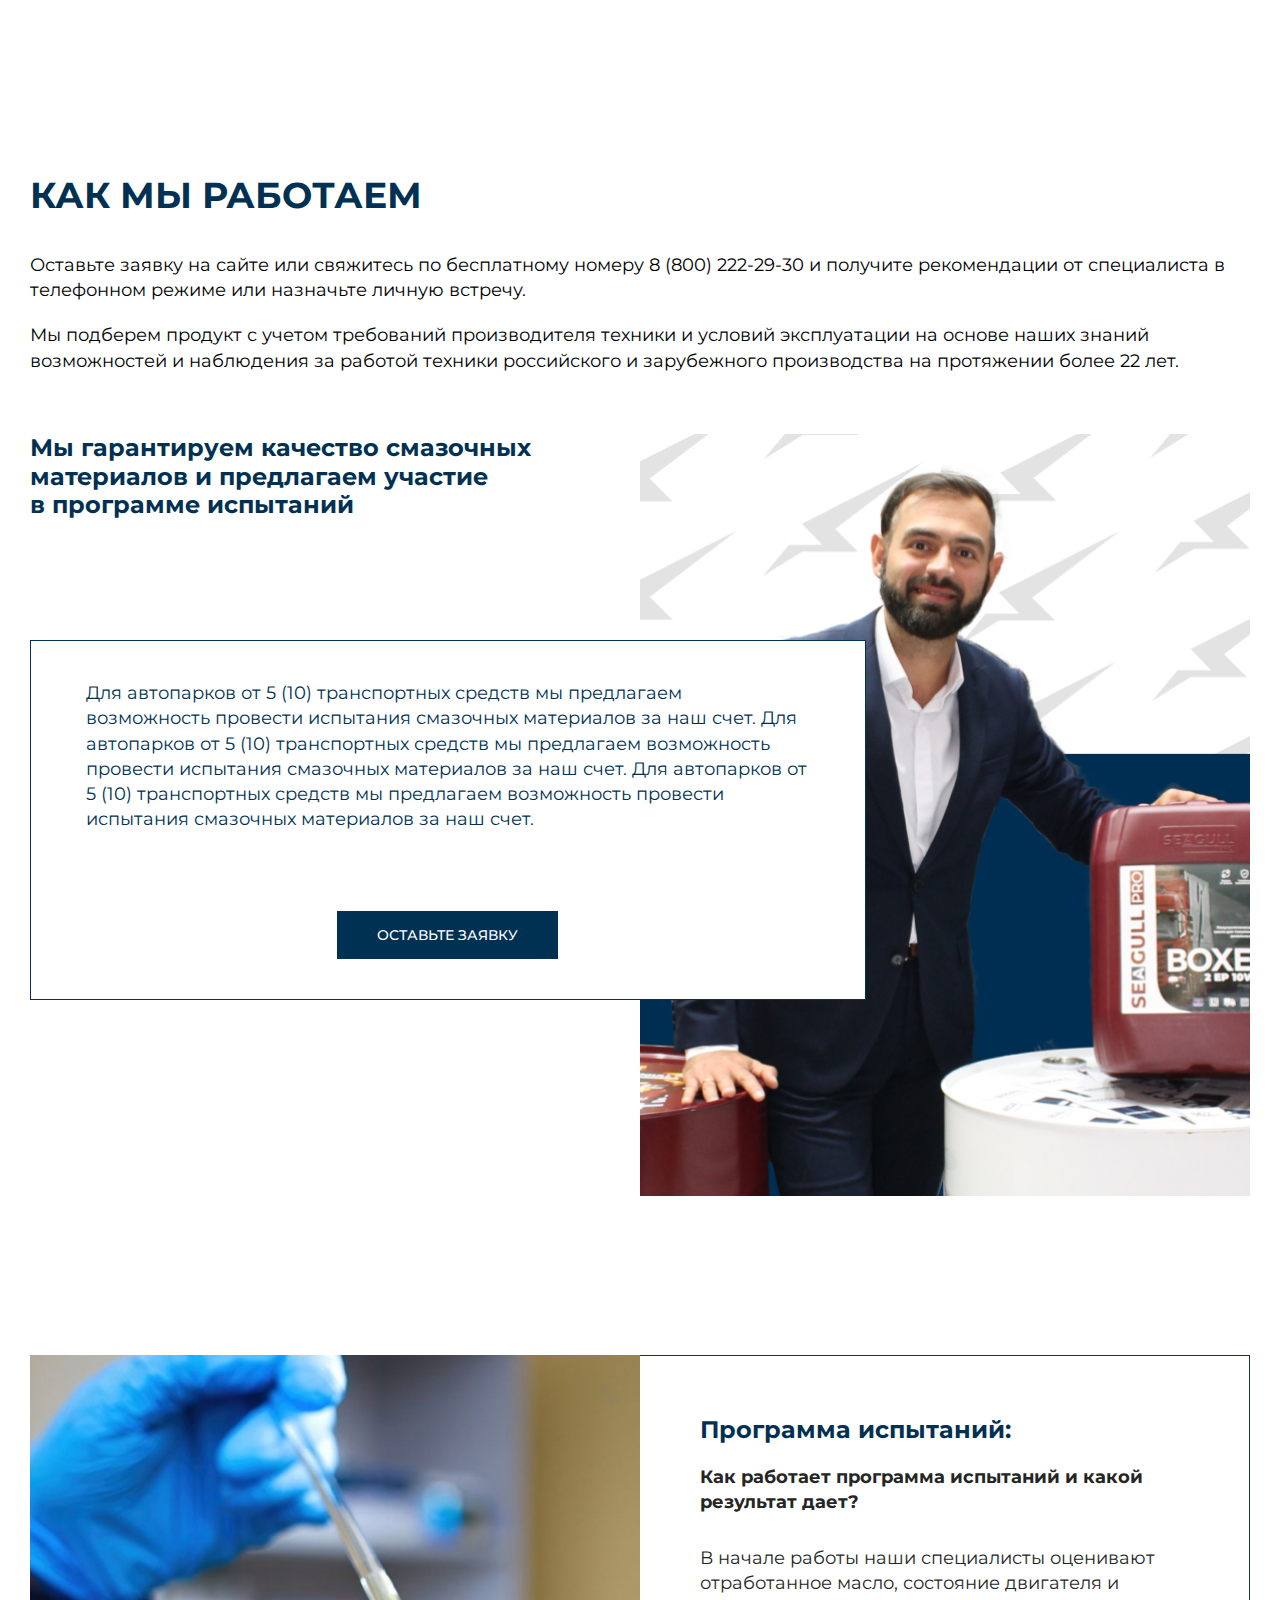
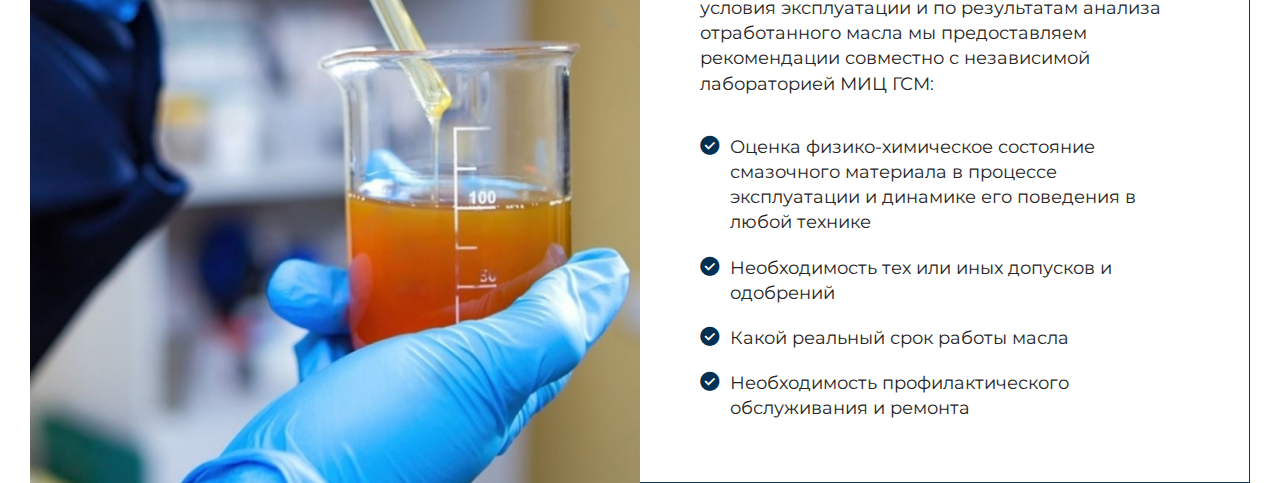
<file: index2.html>
<!DOCTYPE html>
<html lang="ru">

<head>
    <meta charset="UTF-8">
    <meta name="viewport" content="width=device-width, initial-scale=1.0">
    <link rel="stylesheet" href="css/reset.css">
    <link rel="stylesheet" href="css/iconsFont.css">
    <link rel="stylesheet" href="css/style2.css">
    <title>Бизнесу</title>
</head>

<body>
    <main class="page">
        <section class="page__work work">
            <div class="work__container">
                <h2 class="work__title">Как мы работаем</h2>
                <div class="work__description">
                    <p>Оставьте заявку на сайте или свяжитесь по бесплатному номеру 8 (800) 222-29-30 и получите
                        рекомендации от специалиста в телефонном режиме или назначьте личную встречу. </p>
                    <p>Мы подберем продукт с учетом требований производителя техники и условий эксплуатации на основе
                        наших знаний возможностей и наблюдения за работой техники российского и зарубежного производства
                        на протяжении более 22 лет.</p>
                </div>
                <div class="work__block">
                    <div class="work__block-infor">
                        <h3 class="work__block-title">Мы гарантируем качество смазочных материалов и предлагаем участие
                            в программе испытаний</h3>
                        <div class="work__block-modal">
                            <p class="work__block-text">Для автопарков от 5 (10) транспортных средств мы предлагаем
                                возможность провести испытания смазочных материалов за наш счет. Для автопарков от 5
                                (10) транспортных средств мы предлагаем возможность провести испытания смазочных
                                материалов за наш счет. Для автопарков от 5 (10) транспортных средств мы предлагаем
                                возможность провести испытания смазочных материалов за наш счет. </p>
                            <button class="work__block-button">Оставьте заявку</button>
                        </div>
                    </div>
                    <div class="work__block-picture work__block-picture--ibg">
                        <img src="images/man.jpg" alt="Photo A Man" class="work__block-image work__block-image--img">
                    </div>
                </div>
            </div>
        </section>
        <section class="page__programm programm">
            <div class="programm__container">
                <div class="programm__block">
                    <div class="programm__block-picture programm__block-picture--ibg">
                        <img src="images/laboratory.jpg" alt="Laboratory Image"
                            class="programm__block-image programm__block-image--img">
                    </div>
                    <div class="programm__block-infor">
                        <h4 class="programm__block-title">Программа испытаний:</h4>
                        <p class="programm__block-subtitle">Как работает программа испытаний и какой результат дает?</p>
                        <p class="programm__block-text">В начале работы наши специалисты оценивают отработанное масло,
                            состояние двигателя и условия эксплуатации и по результатам анализа отработанного масла мы
                            предоставляем рекомендации совместно с независимой лабораторией МИЦ ГСМ:</p>
                        <ul class="programm__links">
                            <li class="programm__link">
                                <p class="programm__item icon-checkmark">Оценка физико-химическое состояние смазочного
                                    материала в процессе эксплуатации и динамике его поведения в любой технике
                                </p>
                            </li>
                            <li class="programm__link">
                                <p class="programm__item icon-checkmark">Необходимость тех или иных допусков и одобрений
                                </p>
                            </li>
                            <li class="programm__link">
                                <p class="programm__item icon-checkmark">Какой реальный срок работы масла</p>
                            </li>
                            <li class="programm__link">
                                <p class="programm__item icon-checkmark">Необходимость профилактического обслуживания и
                                    ремонта</p>
                            </li>
                        </ul>
                    </div>
                </div>
            </div>
        </section>
    </main>
</body>

</html>
</file>
<file: css/iconsFont.css>
@font-face {
  font-family: 'icomoon';
  src: url('fonts/icomoon.eot?2smfgt');
  src: url('fonts/icomoon.eot?2smfgt#iefix') format('embedded-opentype'),
    url('../fonts/icomoon.ttf?2smfgt') format('truetype'),
    url('../fonts/icomoon.woff?2smfgt') format('woff'),
    url('../fonts/icomoon.svg?2smfgt#icomoon') format('svg');
  font-weight: normal;
  font-style: normal;
  font-display: block;
}

[class^="icon-"]:before,
[class*=" icon-"]:before {
  /* use !important to prevent issues with browser extensions that change fonts */
  font-family: 'icomoon' !important;
  speak: never;
  font-style: normal;
  font-weight: normal;
  font-variant: normal;
  text-transform: none;
  line-height: 1;

  /* Better Font Rendering =========== */
  -webkit-font-smoothing: antialiased;
  -moz-osx-font-smoothing: grayscale;
}


.icon-checkmark:before {
  content: "\e907";
  color: #003153;
}

.icon-seagull__second:before {
  content: "\e908";
  color: #003153;
}

.icon-jackdaw:before {
  content: "\e909";
  color: #fff;
}
</file>
<file: css/style.css>
@import url(https://fonts.googleapis.com/css?family=Montserrat:regular,500,700);
@import url(https://fonts.googleapis.com/css?family=Roboto:regular);
:root {
  --colorItems: #252525;
  --colorSeagulTitle: #003153;
  --colorButton: #540F11;
  --colorBackgroundCard: #DFDFDF;
  --colorCardText: #444444;
  --colorParagraph: #A2A2A2;
  --colorRequest: #4B4B4B;
  --colorPresence: #E10000;
  --colorBorder: #133453;
  --colorBackCards: #FAFAFA;
  --colorCardTitle: #444;
  --colorStar: #DDDDDD;
  --colorButtonMore: #252525;
}

[class*=__container] {
  max-width: 1520px;
  margin: 0 auto;
}
@media (max-width: 1560px) {
  [class*=__container] {
    padding: 0 30px;
  }
}
@media (max-width: 500px) {
  [class*=__container] {
    padding: 0 16px;
  }
}

[class*=icon-]:before {
  display: block;
}

[class*="--ibg"] {
  background-position: center;
  background-size: cover;
  background-repeat: no-repeat;
  position: relative;
  top: 0;
  left: 0;
  padding-bottom: 0%;
}

[class*="--img"] {
  width: 100%;
  height: 100%;
  position: absolute;
  top: 0;
  left: 0;
}

[class*=icon-]:before {
  font-family: "icomoon" !important;
  font-style: normal;
  font-weight: normal;
  font-variant: normal;
  text-transform: none;
  line-height: 1;
  -webkit-font-smoothing: antialiased;
  -moz-osx-font-smoothing: grayscale;
}

body {
  font-family: "Montserrat";
  overflow-x: hidden;
}

.bold {
  font-weight: 700;
}

.seagull {
  margin: 110px 0 166px 0;
}
@media (max-width: 768px) {
  .seagull {
    margin: 55px 0 88px 0;
  }
}
.seagull__block {
  display: flex;
  gap: 59px;
}
@media (max-width: 768px) {
  .seagull__block {
    flex-direction: column;
  }
}
@media (max-width: 375px) {
  .seagull__block {
    gap: 25px;
  }
}
.seagull__picture {
  flex: 0 1 23%;
  display: flex;
}
@media (max-width: 991px) {
  .seagull__picture {
    flex: 0 1 55%;
  }
}
@media (max-width: 375px) {
  .seagull__image {
    width: 100%;
    height: 100%;
  }
}
.seagull__links {
  flex: 0 1 71%;
  margin-top: 5px;
}
@media (max-width: 991px) {
  .seagull__links {
    flex: 0 1 70%;
  }
}
.seagull__link:not(:last-child) {
  margin-bottom: 20px;
}
.seagull__item {
  color: var(--colorItems);
  font-size: 18px;
  font-weight: 400;
  line-height: 140%;
  display: flex;
  gap: 10px;
}
@media (max-width: 375px) {
  .seagull__item {
    font-size: 16px;
  }
}
.seagull__item:before {
  font-size: 20px;
}
@media (max-width: 375px) {
  .seagull__item:before {
    margin: auto;
  }
}

.step {
  margin-bottom: 101px;
}
@media (max-width: 768px) {
  .step {
    margin-bottom: 80px;
  }
}
@media (max-width: 375px) {
  .step {
    margin-bottom: 40px;
  }
}
.step__container {
  padding: 52px 80px 60px 80px;
}
@media (max-width: 1440px) {
  .step__container {
    padding: 52px 30px 60px 30px;
  }
}
@media (max-width: 768px) {
  .step__container {
    padding: 26px 30px 30px 30px;
  }
}
@media (max-width: 500px) {
  .step__container {
    padding: 20px 16px 0 16px;
  }
}
.step__title {
  display: flex;
  align-items: center;
  margin-bottom: 62px;
}
@media (max-width: 768px) {
  .step__title {
    margin-bottom: 31px;
  }
}
@media (max-width: 375px) {
  .step__title {
    margin-bottom: 16px;
  }
}
.step__title-logo {
  margin-right: 14px;
}
@media (max-width: 500px) {
  .step__title-logo {
    margin-right: 7px;
  }
}
.step__title-logo:before {
  font-size: 24px;
}
@media (max-width: 500px) {
  .step__title-logo:before {
    font-size: 14px;
  }
}
.step__title-text {
  display: flex;
  gap: 22px;
  align-items: center;
  color: var(--colorSeagulTitle);
  font-size: 36px;
  font-weight: 700;
  line-height: 100%;
  text-transform: uppercase;
}
@media (max-width: 768px) {
  .step__title-text {
    font-size: 24px;
  }
}
@media (max-width: 500px) {
  .step__title-text {
    font-size: 14px;
    gap: 12px;
  }
}
.step__title-text:before {
  font-size: 24px;
  height: 25px;
  color: var(--colorSeagulTitle);
}
@media (max-width: 500px) {
  .step__title-text:before {
    font-size: 14px;
  }
}
.step__list {
  display: grid;
  grid-template-columns: 31% 38% 31%;
  grid-template-rows: repeat(2, 1fr);
}
@media (max-width: 1200px) {
  .step__list {
    grid-template-columns: repeat(auto-fit, minmax(311px, 1fr));
  }
}
@media (max-width: 375px) {
  .step__list {
    grid-template-columns: 1fr;
  }
}
.step__list-item--bottom {
  padding-bottom: 30px;
}
@media (max-width: 992px) {
  .step__list-item--bottom:nth-child(3) {
    padding-top: 30px;
    border-right: 1px solid var(--colorSeagulTitle);
    padding-right: 16px;
  }
}
@media (max-width: 375px) {
  .step__list-item--bottom:nth-child(3) {
    padding-right: 5px;
  }
}
.step__list-item--last {
  align-self: start;
  padding-bottom: 55px;
}
@media (max-width: 1440px) {
  .step__list-item--last {
    align-self: auto;
  }
}
@media (max-width: 768px) {
  .step__list-item--last {
    padding-bottom: 26px;
  }
}
.step__list-item:nth-child(1), .step__list-item:nth-child(2), .step__list-item:nth-child(4), .step__list-item:nth-child(5) {
  border-right: 1px solid var(--colorSeagulTitle);
  padding-top: 9px;
  padding-right: 16px;
}
@media (max-width: 681px) {
  .step__list-item:nth-child(1), .step__list-item:nth-child(2), .step__list-item:nth-child(4), .step__list-item:nth-child(5) {
    padding-top: 26px;
  }
}
@media (max-width: 375px) {
  .step__list-item:nth-child(1), .step__list-item:nth-child(2), .step__list-item:nth-child(4), .step__list-item:nth-child(5) {
    padding-right: 5px;
  }
}
.step__list-item:nth-child(1), .step__list-item:nth-child(2), .step__list-item:nth-child(3) {
  padding-bottom: 26px;
}
.step__list-item:nth-child(2), .step__list-item:nth-child(3), .step__list-item:nth-child(5), .step__list-item:nth-child(6) {
  padding-left: 39px;
}
@media (max-width: 992px) {
  .step__list-item:nth-child(2), .step__list-item:nth-child(3), .step__list-item:nth-child(5), .step__list-item:nth-child(6) {
    padding-left: calc(15px + 15 * (100vw - 320px) / 672);
  }
}
@media (max-width: 681px) {
  .step__list-item:nth-child(2), .step__list-item:nth-child(3), .step__list-item:nth-child(5), .step__list-item:nth-child(6) {
    padding-top: 26px;
  }
}
@media (max-width: 375px) {
  .step__list-item:nth-child(2), .step__list-item:nth-child(3), .step__list-item:nth-child(5), .step__list-item:nth-child(6) {
    padding-left: 0;
  }
}
.step__list-item:nth-child(4), .step__list-item:nth-child(5) {
  padding-top: 30px;
}
@media (max-width: 681px) {
  .step__list-item:nth-child(4), .step__list-item:nth-child(5) {
    padding-top: 26px;
  }
}
.step__list-item:nth-child(6) {
  padding-top: 70px;
}
@media (max-width: 681px) {
  .step__list-item:nth-child(6) {
    padding: 26px 15px 0 0;
  }
}
@media (max-width: 992px) {
  .step__list-item:nth-child(3), .step__list-item:nth-child(5) {
    padding-left: 0;
  }
}
@media (max-width: 992px) {
  .step__list-item:nth-child(4) {
    padding-left: 30px;
    border-bottom: 1px solid var(--colorSeagulTitle);
    border-right: 0px solid var(--colorSeagulTitle);
  }
}
@media (max-width: 992px) {
  .step__list-item:nth-child(2) {
    border-right: 0px solid var(--colorSeagulTitle);
  }
}
@media (max-width: 681px) {
  .step__list-item:nth-child(2), .step__list-item:nth-child(4) {
    border-right: 1px solid var(--colorSeagulTitle);
    padding-left: 0;
  }
  .step__list-item:nth-child(5) {
    border-bottom: 1px solid var(--colorSeagulTitle);
  }
}
.step__list-item--bottom {
  border-bottom: 1px solid var(--colorSeagulTitle);
}
.step__list-head {
  display: flex;
  align-items: center;
  gap: 14px;
  margin-bottom: 21px;
}
.step__list-logo {
  margin-top: 6px;
  min-width: 48px;
}
.step__list-text {
  color: var(--colorSeagulTitle);
  font-size: 18px;
  font-weight: 700;
  line-height: 100%;
  word-break: break-word;
}
.step__list-description {
  color: var(--colorItems);
  font-size: 18px;
  font-weight: 400;
  line-height: 140%;
}
@media (max-width: 768px) {
  .step__list-description {
    font-size: 16px;
  }
}
.step__list-result {
  color: var(--colorSeagulTitle);
  font-size: 24px;
  font-weight: 700;
  line-height: 110%;
}
@media (max-width: 375px) {
  .step__list-result {
    font-size: 18px;
  }
}

.material {
  margin-bottom: 80px;
}
@media (max-width: 375px) {
  .material {
    margin-bottom: 55px;
  }
}
.material__block {
  display: grid;
  grid-template-columns: 50% 50%;
}
@media (max-width: 991px) {
  .material__block {
    grid-template-columns: 100%;
    grid-template-rows: 1fr auto;
  }
}
.material__picture {
  position: relative;
  top: 0;
  left: 0;
  z-index: 2;
  padding: calc(15px + 45 * (100vw - 320px) / 1600);
  overflow: hidden;
}
.material__picture:before {
  content: "";
  position: absolute;
  top: 0;
  left: 0;
  z-index: -1;
  width: 411px;
  height: 411px;
  border-radius: 411px;
  background: #000;
  filter: blur(128.3333282471px);
}
.material__picture-img {
  position: absolute;
  top: 0;
  left: 0;
  width: 100%;
  height: 100%;
  -o-object-fit: cover;
     object-fit: cover;
}
.material__picture-logo {
  position: relative;
  z-index: 3;
  margin-bottom: 30px;
}
.material__picture-logo::before {
  color: #fff;
  font-size: 37px;
}
@media (max-width: 768px) {
  .material__picture-logo::before {
    font-size: 28px;
  }
}
.material__picture-title {
  position: relative;
  z-index: 3;
  color: #fff;
  font-size: 30px;
  font-weight: 700;
  line-height: 130%;
  text-transform: uppercase;
  max-width: 377px;
  margin-bottom: 265px;
}
@media (max-width: 768px) {
  .material__picture-title {
    font-size: 24px;
  }
}
.material__picture-text {
  position: relative;
  z-index: 3;
  color: #fff;
  font-size: 18px;
  font-weight: 400;
  line-height: 130%;
  max-width: 235px;
  margin-bottom: 38px;
}
.material__picture-go {
  position: relative;
  z-index: 3;
  display: inline-flex;
  padding: 21px 36px;
  background-color: #fff;
  color: var(--colorSeagulTitle);
  font-size: 14px;
  font-weight: 700;
  line-height: normal;
  text-transform: uppercase;
}
.material__description {
  padding: calc(20px + 40 * (100vw - 320px) / 1600) calc(20px + 50 * (100vw - 320px) / 1600) 30px calc(20px + 40 * (100vw - 320px) / 1600);
  border-top: 1px solid var(--colorBorder);
  border-right: 1px solid var(--colorBorder);
  border-bottom: 1px solid var(--colorBorder);
}
@media (max-width: 991px) {
  .material__description {
    border-left: 1px solid var(--colorBorder);
  }
}
.material__description-links {
  margin-bottom: 31px;
}
@media (max-width: 375px) {
  .material__description-links {
    margin-bottom: 20px;
  }
}
.material__description-link {
  display: flex;
  align-items: center;
  position: relative;
  top: 0;
  left: 0;
}
.material__description-link:not(:last-child) {
  margin-bottom: 19px;
}
.material__description-text {
  padding-left: 16px;
  color: var(--colorItems);
  font-size: 18px;
  font-weight: 400;
  line-height: 140%;
}
@media (max-width: 375px) {
  .material__description-text {
    font-size: 16px;
  }
}
.material__description-text:before {
  content: "";
  position: absolute;
  top: 50%;
  left: 0;
  width: 5px;
  height: 5px;
  background-color: var(--colorItems);
  border-radius: 50%;
}
.material__description-paragraph {
  color: var(--colorItems);
  font-size: 18px;
  font-weight: 400;
  line-height: 140%;
}
@media (max-width: 375px) {
  .material__description-paragraph {
    font-size: 16px;
  }
}

.properties {
  margin-bottom: 159px;
}
@media (max-width: 768px) {
  .properties {
    margin-bottom: 80px;
  }
}
@media (max-width: 375px) {
  .properties {
    margin-bottom: 50px;
  }
}
.properties__block {
  display: grid;
  grid-template-columns: 50% 50%;
}
@media (max-width: 1200px) {
  .properties__block {
    grid-template-columns: 100%;
    grid-template-rows: 1fr auto;
  }
}
.properties__picture-img {
  position: absolute;
  z-index: 0;
  -o-object-fit: cover;
     object-fit: cover;
  top: 0;
  left: 0;
  right: 0;
  bottom: 0;
  width: 100%;
  height: 450px;
}
.properties__picture-backgr {
  position: absolute;
  top: 72%;
  left: 0;
  z-index: 2;
  width: 100%;
}
@media (max-width: 1440px) {
  .properties__picture-backgr {
    height: 600px;
    top: 52%;
  }
}
@media (max-width: 1365px) {
  .properties__picture-backgr {
    height: 665px;
    top: 35%;
  }
}
@media (max-width: 1200px) {
  .properties__picture-backgr {
    height: 592px;
    top: 74%;
  }
}
@media (max-width: 500px) {
  .properties__picture-backgr {
    height: 504px;
  }
}
.properties__picture-head {
  padding: 52px 38px 14px 60px;
  background-position: center;
  background-size: cover;
  background-repeat: no-repeat;
  position: relative;
  top: 0;
  left: 0;
  z-index: -1;
}
@media (max-width: 768px) {
  .properties__picture-head {
    padding: 26px 30px 14px 30px;
  }
}
.properties__picture-title {
  margin-bottom: 19px;
  position: relative;
  z-index: 10;
}
@media (max-width: 768px) {
  .properties__picture-title {
    width: 250px;
  }
}
.properties__picture-subtitle {
  color: #fff;
  font-size: 30px;
  font-weight: 700;
  line-height: 130%;
  text-transform: uppercase;
  max-width: 460px;
  position: relative;
  z-index: 10;
}
@media (max-width: 768px) {
  .properties__picture-subtitle {
    font-size: 24px;
  }
}
@media (max-width: 375px) {
  .properties__picture-subtitle {
    font-size: 18px;
  }
}
.properties__picture-body {
  display: flex;
  padding: 0 38px 0 60px;
  position: relative;
  bottom: 0;
  left: 0;
  overflow: hidden;
}
@media (max-width: 1440px) {
  .properties__picture-body {
    padding-left: 38px;
  }
}
@media (max-width: 768px) {
  .properties__picture-body {
    padding: 0 calc(10px + 20 * (100vw - 320px) / 448) 10px;
  }
}
.properties__picture-body:after {
  content: "";
  position: absolute;
  bottom: 0%;
  left: 0;
  width: 100%;
  height: 241px;
  background: #540F11 linear-gradient(180deg, rgba(0, 7, 13, 0) 0%, #00070D 100%);
  z-index: -1;
}
.properties__picture-links {
  align-self: start;
  margin-top: 178px;
  flex: 0 1 50%;
  position: relative;
  z-index: 3;
}
.properties__picture-link:not(:last-child) {
  margin-bottom: 15px;
}
.properties__picture-link:nth-child(3) {
  margin-bottom: 44px;
}
.properties__picture-text {
  display: flex;
  gap: 20px;
  color: #fff;
  font-family: "Roboto";
  font-size: 18.801px;
  font-weight: 400;
  line-height: 22px;
}
@media (max-width: 500px) {
  .properties__picture-text {
    font-size: 14px;
    gap: 10px;
  }
}
.properties__picture-image {
  flex: 0 1 50%;
}
@media (max-width: 1440px) {
  .properties__picture-image {
    height: 489px;
  }
}
@media (max-width: 1365px) {
  .properties__picture-image {
    height: 514px;
  }
}
@media (max-width: 1265px) {
  .properties__picture-image {
    width: auto;
  }
}
@media (max-width: 1200px) {
  .properties__picture-image {
    height: 524px;
  }
}
@media (max-width: 768px) {
  .properties__picture-image {
    height: 546px;
  }
}
@media (max-width: 500px) {
  .properties__picture-image {
    height: 100%;
    width: auto;
    position: absolute;
    top: 0%;
    right: -24%;
    z-index: 2;
  }
}
.properties__picture-go {
  display: inline-flex;
  padding: 21px 36px;
  color: var(--colorButton);
  background-color: #fff;
  font-size: 14px;
  font-weight: 700;
  line-height: normal;
  text-transform: uppercase;
  white-space: nowrap;
}
@media (max-width: 500px) {
  .properties__picture-go {
    padding: 21px 18px;
  }
}
.properties__description {
  border-top: 1px solid var(--colorBorder);
  border-right: 1px solid var(--colorBorder);
  border-bottom: 1px solid var(--colorBorder);
  padding: 60px;
}
@media (max-width: 1365px) {
  .properties__description {
    padding: calc(25px + 25 * (100vw - 320px) / 1120) calc(25px + 25 * (100vw - 320px) / 1120) 10px calc(25px + 25 * (100vw - 320px) / 1120);
  }
}
@media (max-width: 1200px) {
  .properties__description {
    border-left: 1px solid var(--colorBorder);
    padding-bottom: calc(25px + 25 * (100vw - 320px) / 880);
  }
}
@media (max-width: 375px) {
  .properties__description {
    padding: 10px;
  }
}
.properties__description-text {
  color: var(--colorItems);
  font-size: 18px;
  font-weight: 400;
  line-height: 140%;
}
@media (max-width: 375px) {
  .properties__description-text {
    font-size: 16px;
  }
}
.properties__description-text:first-child {
  margin-bottom: 19px;
}
.properties__description-base {
  color: var(--colorItems);
  font-size: 18px;
  font-weight: 700;
  line-height: 100%;
  margin-top: 28px;
  margin-bottom: 9px;
}
@media (max-width: 375px) {
  .properties__description-base {
    font-size: 16px;
  }
}
.properties__description-paragraph {
  color: var(--colorItems);
  font-size: 18px;
  font-weight: 400;
  line-height: 140%;
}
@media (max-width: 375px) {
  .properties__description-paragraph {
    font-size: 16px;
  }
}
.properties__description-additives {
  color: var(--colorItems);
  font-size: 18px;
  font-weight: 700;
  line-height: 100%;
  margin-top: 18px;
  margin-bottom: 9px;
}
@media (max-width: 375px) {
  .properties__description-additives {
    font-size: 16px;
  }
}
.properties__description-names {
  color: var(--colorItems);
  font-size: 18px;
  font-weight: 400;
  line-height: 140%;
}
@media (max-width: 375px) {
  .properties__description-names {
    font-size: 16px;
  }
}

.assortment__title {
  color: var(--colorSeagulTitle);
  font-size: 36px;
  font-weight: 700;
  line-height: 100%;
  text-transform: uppercase;
  text-align: center;
  margin-bottom: 40px;
}
@media (max-width: 768px) {
  .assortment__title {
    font-size: 24px;
  }
}
@media (max-width: 375px) {
  .assortment__title {
    font-size: 18px;
    margin-bottom: 20px;
  }
}
.assortment__filters {
  display: grid;
  grid-template-columns: repeat(3, 1fr);
  grid-template-rows: repeat(2, 1fr);
  gap: 30px;
  margin-bottom: 80px;
}
@media (max-width: 991px) {
  .assortment__filters {
    grid-template-columns: repeat(auto-fill, minmax(280px, 1fr));
  }
}
@media (max-width: 500px) {
  .assortment__filters {
    margin-bottom: 35px;
    gap: 15px;
  }
}
.assortment__filters-item {
  padding: 20px 14px 20px 30px;
  border: 1px solid var(--colorBackgroundCard);
  background: var(--colorBackCards);
  cursor: pointer;
  transition: background 0.3s ease-in-out 0s;
}
@media (max-width: 375px) {
  .assortment__filters-item {
    padding: 15px;
  }
}
.assortment__filters-item.active {
  transition: background 0.3s ease-in-out 0s;
  background: var(--colorSeagulTitle);
}
.assortment__filters-item.active .assortment__filters-title,
.assortment__filters-item.active .assortment__filters-description {
  color: #fff;
}
.assortment__filters-title {
  color: var(--colorCardTitle);
  font-size: 18px;
  font-weight: 700;
  line-height: 100%;
  text-transform: uppercase;
  margin-bottom: 10px;
}
@media (max-width: 768px) {
  .assortment__filters-title {
    font-size: 16px;
  }
}
.assortment__filters-description {
  color: var(--colorCardTitle);
  font-size: 14px;
  font-weight: 400;
  line-height: 140%;
}
.assortment__more {
  display: flex;
  width: 100%;
  padding: 18px;
  justify-content: center;
  align-items: center;
  border: 1px solid var(--colorBackgroundCard);
  background: var(--colorBackCards);
  color: var(--colorButtonMore);
  font-size: 14px;
  font-weight: 500;
  line-height: normal;
  text-transform: uppercase;
  transition: all 0.3s ease-in-out 0s;
}
.assortment__pagination {
  display: flex;
  justify-content: center;
  align-items: center;
  gap: 40px;
  margin-top: 38px;
}
.assortment__pagination-numb {
  color: var(--colorItems);
  font-size: 16px;
  font-weight: 700;
  line-height: 100%;
  cursor: pointer;
}
.assortment__pagination-numb.active {
  background: var(--colorSeagulTitle);
  color: #fff;
  padding: 5px 10px 2px 10px;
}
.card-list {
  display: grid;
  grid-template-columns: 22% 54% 21%;
  grid-template-areas: "i1 i2 i3" "i1 i4 i4";
  border: 1px solid var(--colorBackgroundCard);
  padding: 28px 25px 29px 25px;
  gap: 10px;
}
@media (max-width: 1440px) {
  .card-list {
    gap: 10px;
  }
}
@media (max-width: 1200px) {
  .card-list {
    grid-template-columns: 1fr 2fr min-content;
  }
}
@media (max-width: 850px) {
  .card-list {
    padding: 20px 20px 20px 20px;
    grid-template-columns: repeat(2, 1fr);
    grid-template-areas: "i1 i2" "i1 i3";
  }
}
@media (max-width: 500px) {
  .card-list {
    grid-template-columns: 100%;
    grid-template-rows: 1fr repeat(2, auto);
    grid-template-areas: "i1" "i2" "i3";
  }
}
.card-list:nth-child(n+4) {
  display: none;
}
.card-list.is-visible {
  display: grid;
}
.card-list__picture {
  grid-area: i1;
}
@media (max-width: 850px) {
  .card-list__picture {
    display: flex;
  }
}
@media (max-width: 1440px) {
  .card-list__image {
    width: 100%;
    height: 100%;
    -o-object-fit: cover;
       object-fit: cover;
  }
}
@media (max-width: 850px) {
  .card-list__image {
    margin: auto 0 auto 0;
    height: auto;
  }
}
@media (max-width: 550px) {
  .card-list__image {
    height: 45%;
  }
}
@media (max-width: 500px) {
  .card-list__image {
    height: auto;
  }
}
.card-list__video {
  width: 332px;
  height: 332px;
}
@media (max-width: 1440px) {
  .card-list__video {
    width: 100%;
    height: 100%;
    -o-object-fit: cover;
       object-fit: cover;
  }
}
.card-list__main {
  margin-left: 29px;
}
@media (max-width: 991px) {
  .card-list__main {
    margin-left: 15px;
  }
}
@media (max-width: 850px) {
  .card-list__main {
    margin-left: 0;
  }
}
.card-list__name {
  grid-area: i2;
  color: var(--colorItems);
  font-size: 20px;
  font-weight: 500;
  line-height: 140%;
  margin-bottom: 12px;
}
@media (max-width: 991px) {
  .card-list__name {
    font-size: 18px;
  }
}
.card-list__body {
  display: flex;
  align-items: center;
  gap: 43px;
  margin-bottom: 18px;
}
@media (max-width: 1440px) {
  .card-list__body {
    gap: 10px;
    justify-content: space-between;
  }
}
@media (max-width: 850px) {
  .card-list__body {
    flex-direction: column;
    align-items: start;
  }
}
.card-list__rating {
  display: inline-flex;
  gap: 3px;
  flex-direction: row-reverse;
}
.card-list__rating[data-total-value="1"] .card-list__item:nth-child(n+5), .card-list__rating[data-total-value="2"] .card-list__item:nth-child(n+4), .card-list__rating[data-total-value="3"] .card-list__item:nth-child(n+3), .card-list__rating[data-total-value="4"] .card-list__item:nth-child(n+2), .card-list__rating[data-total-value="5"] .card-list__item:nth-child(n+1) {
  color: orange;
}
.card-list__item {
  font-size: 24px;
  color: var(--colorStar);
  cursor: pointer;
  transition: 0.2s;
}
@media (max-width: 991px) {
  .card-list__item {
    font-size: 20px;
  }
}
.card-list__item:hover, .card-list__item:hover ~ .card-list__item {
  color: #989898;
}
.card-list__text {
  color: var(--colorPresence);
  font-size: 14px;
  font-weight: 500;
  line-height: 100%;
  position: relative;
  top: 0;
  left: 0;
  padding-left: 6px;
}
.card-list__text:before {
  content: "";
  width: 4px;
  height: 4px;
  position: absolute;
  top: 46%;
  left: -3px;
  background-color: var(--colorPresence);
  border-radius: 50%;
}
.card-list__article {
  color: var(--colorParagraph);
  font-size: 14px;
  font-weight: 500;
  line-height: 100%;
}
.card-list__description {
  color: var(--colorRequest);
  font-size: 18px;
  font-weight: 400;
  line-height: 140%;
  max-width: 1095px;
}
@media (max-width: 991px) {
  .card-list__description {
    font-size: 16px;
  }
}
.card-list__end {
  grid-area: i3;
  margin-left: auto;
}
.card-list__request {
  color: var(--colorRequest);
  font-size: 18px;
  font-weight: 700;
  line-height: 140%;
  margin-bottom: 20px;
}
.card-list__order {
  display: inline-flex;
  justify-content: center;
  padding: 21px 76px;
  border-radius: 7px;
  background: var(--colorSeagulTitle);
  color: #fff;
  font-size: 14px;
  font-weight: 700;
  line-height: normal;
  text-transform: uppercase;
  margin-bottom: 20px;
  white-space: nowrap;
}
@media (max-width: 991px) {
  .card-list__order {
    padding: 21px 56px;
  }
}
@media (max-width: 500px) {
  .card-list__order {
    width: 100%;
  }
}
.card-list__paragraph {
  color: var(--colorParagraph);
  font-size: 14px;
  font-weight: 500;
  line-height: 140%;
}
</file>
<file: css/style2.css>
@import url(https://fonts.googleapis.com/css?family=Montserrat:regular,500,600,700,800,900);
@import url(https://fonts.googleapis.com/css?family=Roboto:regular);
:root {
  --colorItems: #252525;
  --colorSeagulTitle: #003153;
  --colorButton: #540F11;
  --colorBackgroundCard: #DFDFDF;
  --colorCardText: #444444;
  --colorParagraph: #A2A2A2;
  --colorRequest: #4B4B4B;
  --colorPresence: #E10000;
  --colorBorder: #133453;
  --colorBackCards: #FAFAFA;
  --colorCardTitle: #444;
  --colorStar: #DDDDDD;
  --colorButtonMore: #252525;
}

[class*=__container] {
  max-width: 1520px;
  margin: 0 auto;
}
@media (max-width: 1560px) {
  [class*=__container] {
    padding: 0 30px;
  }
}
@media (max-width: 500px) {
  [class*=__container] {
    padding: 0 16px;
  }
}

[class*=icon-]:before {
  display: block;
}

[class*="--ibg"] {
  background-position: center;
  background-size: cover;
  background-repeat: no-repeat;
  position: relative;
  top: 0;
  left: 0;
  padding-bottom: 0%;
}

[class*="--img"] {
  width: 100%;
  height: 100%;
  position: absolute;
  top: 0;
  left: 0;
}

[class*=icon-]:before {
  font-family: "icomoon" !important;
  font-style: normal;
  font-weight: normal;
  font-variant: normal;
  text-transform: none;
  line-height: 1;
  -webkit-font-smoothing: antialiased;
  -moz-osx-font-smoothing: grayscale;
}

body {
  font-family: "Montserrat";
  overflow-x: hidden;
}

.bold {
  font-weight: 700;
}

.work {
  margin: 177px 0 159px 0;
}
@media (max-width: 768px) {
  .work {
    margin: 87px 0 80px 0;
  }
}
@media (max-width: 375px) {
  .work {
    margin: 40px 0;
  }
}
.work__title {
  color: var(--colorSeagulTitle);
  font-size: 36px;
  font-weight: 700;
  line-height: 100%;
  text-transform: uppercase;
  margin-bottom: 40px;
}
@media (max-width: 768px) {
  .work__title {
    font-size: 28px;
    margin-bottom: 20px;
  }
}
.work__description {
  color: #000;
  font-size: 18px;
  font-weight: 400;
  line-height: 140%;
  margin-bottom: 60px;
}
@media (max-width: 768px) {
  .work__description {
    font-size: 16px;
    margin-bottom: 30px;
  }
}
.work__description p:first-child {
  margin-bottom: 20px;
}
.work__block {
  display: grid;
  grid-template-columns: repeat(2, 50%);
}
@media (max-width: 690px) {
  .work__block {
    grid-template-columns: 100%;
    grid-template-rows: 1fr auto;
    flex-direction: column-reverse;
  }
}
.work__block-title {
  color: var(--colorSeagulTitle);
  font-size: 24px;
  font-weight: 700;
  line-height: 120%;
  margin-bottom: 120px;
  max-width: 520px;
}
@media (max-width: 768px) {
  .work__block-title {
    margin-bottom: 60px;
    font-size: 18px;
  }
}
.work__block-modal {
  display: flex;
  flex-direction: column;
  width: 900px;
  height: 400px;
  padding: 40px calc(30px + 41 * (100vw - 320px) / 1600);
  border: 1px solid var(--colorSeagulTitle);
  background: #fff;
}
@media (max-width: 1440px) {
  .work__block-modal {
    width: calc(450px + 450 * (100vw - 320px) / 1120);
    height: calc(300px + 100 * (100vw - 320px) / 1600);
  }
}
@media (max-width: 991px) {
  .work__block-modal {
    height: auto;
  }
}
@media (max-width: 768px) {
  .work__block-modal {
    width: 400px;
    padding: 30px;
  }
}
@media (max-width: 680px) {
  .work__block-modal {
    width: 100%;
  }
}
.work__block-text {
  color: var(--colorSeagulTitle);
  font-size: 18px;
  font-weight: 400;
  line-height: 140%;
}
@media (max-width: 768px) {
  .work__block-text {
    font-size: 16px;
  }
}
.work__block-button {
  display: inline-flex;
  justify-content: center;
  padding: 15px 40px;
  background-color: var(--colorSeagulTitle);
  color: #fff;
  font-size: 14px;
  font-weight: 500;
  line-height: normal;
  text-transform: uppercase;
  margin: auto auto 0 auto;
}
@media (max-width: 991px) {
  .work__block-button {
    margin-top: 30px;
  }
}
.work__block-picture {
  position: relative;
  top: 0;
  right: 0;
}
.work__block-picture--ibg {
  padding-bottom: 100%;
}
@media (max-width: 1280px) {
  .work__block-picture--ibg {
    padding-bottom: 125%;
  }
}
@media (max-width: 991px) {
  .work__block-picture--ibg {
    padding-bottom: 100vw;
  }
}
.work__block-image {
  z-index: -1;
}
.work__block-image--img {
  -o-object-fit: cover;
     object-fit: cover;
}

.programm {
  margin-bottom: 160px;
}
@media (max-width: 768px) {
  .programm {
    margin-bottom: 40px;
  }
}
.programm__block {
  display: grid;
  grid-template-columns: repeat(2, 50%);
}
@media (max-width: 991px) {
  .programm__block {
    grid-template-columns: 100%;
    grid-template-rows: 1fr auto;
  }
}
.programm__block-picture {
  position: relative;
  top: 0;
  left: 0;
}
.programm__block-picture--ibg {
  padding-bottom: 100%;
}
.programm__block-image--img {
  -o-object-fit: cover;
     object-fit: cover;
}
.programm__block-infor {
  padding: 60px 60px 60px 60px;
  border-top: 1px solid var(--colorBorder);
  border-right: 1px solid var(--colorBorder);
  border-bottom: 1px solid var(--colorBorder);
}
@media (max-width: 991px) {
  .programm__block-infor {
    border-left: 1px solid var(--colorBorder);
    padding: calc(20px + 40 * (100vw - 320px) / 671);
  }
}
.programm__block-title {
  color: var(--colorSeagulTitle);
  font-size: 24px;
  font-weight: 700;
  line-height: 120%;
  margin-bottom: 20px;
}
@media (max-width: 375px) {
  .programm__block-title {
    font-size: 18px;
  }
}
.programm__block-subtitle {
  color: var(--colorButtonMore);
  font-size: 18px;
  font-weight: 700;
  line-height: 140%;
  margin-bottom: 30px;
}
@media (max-width: 375px) {
  .programm__block-subtitle {
    font-size: 16px;
    margin-bottom: 15px;
  }
}
.programm__block-text {
  color: var(--colorButtonMore);
  font-size: 18px;
  font-weight: 400;
  line-height: 140%;
  margin-bottom: 38px;
}
@media (max-width: 375px) {
  .programm__block-text {
    font-size: 16px;
    margin-bottom: 20px;
  }
}
.programm__link:not(:last-child) {
  margin-bottom: 20px;
}
.programm__item {
  color: var(--colorItems);
  font-size: 18px;
  font-weight: 400;
  line-height: 140%;
  display: flex;
  gap: 10px;
}
@media (max-width: 375px) {
  .programm__item {
    font-size: 16px;
  }
}
.programm__item:before {
  font-size: 20px;
}
@media (max-width: 375px) {
  .programm__item:before {
    margin: auto;
  }
}
</file>
